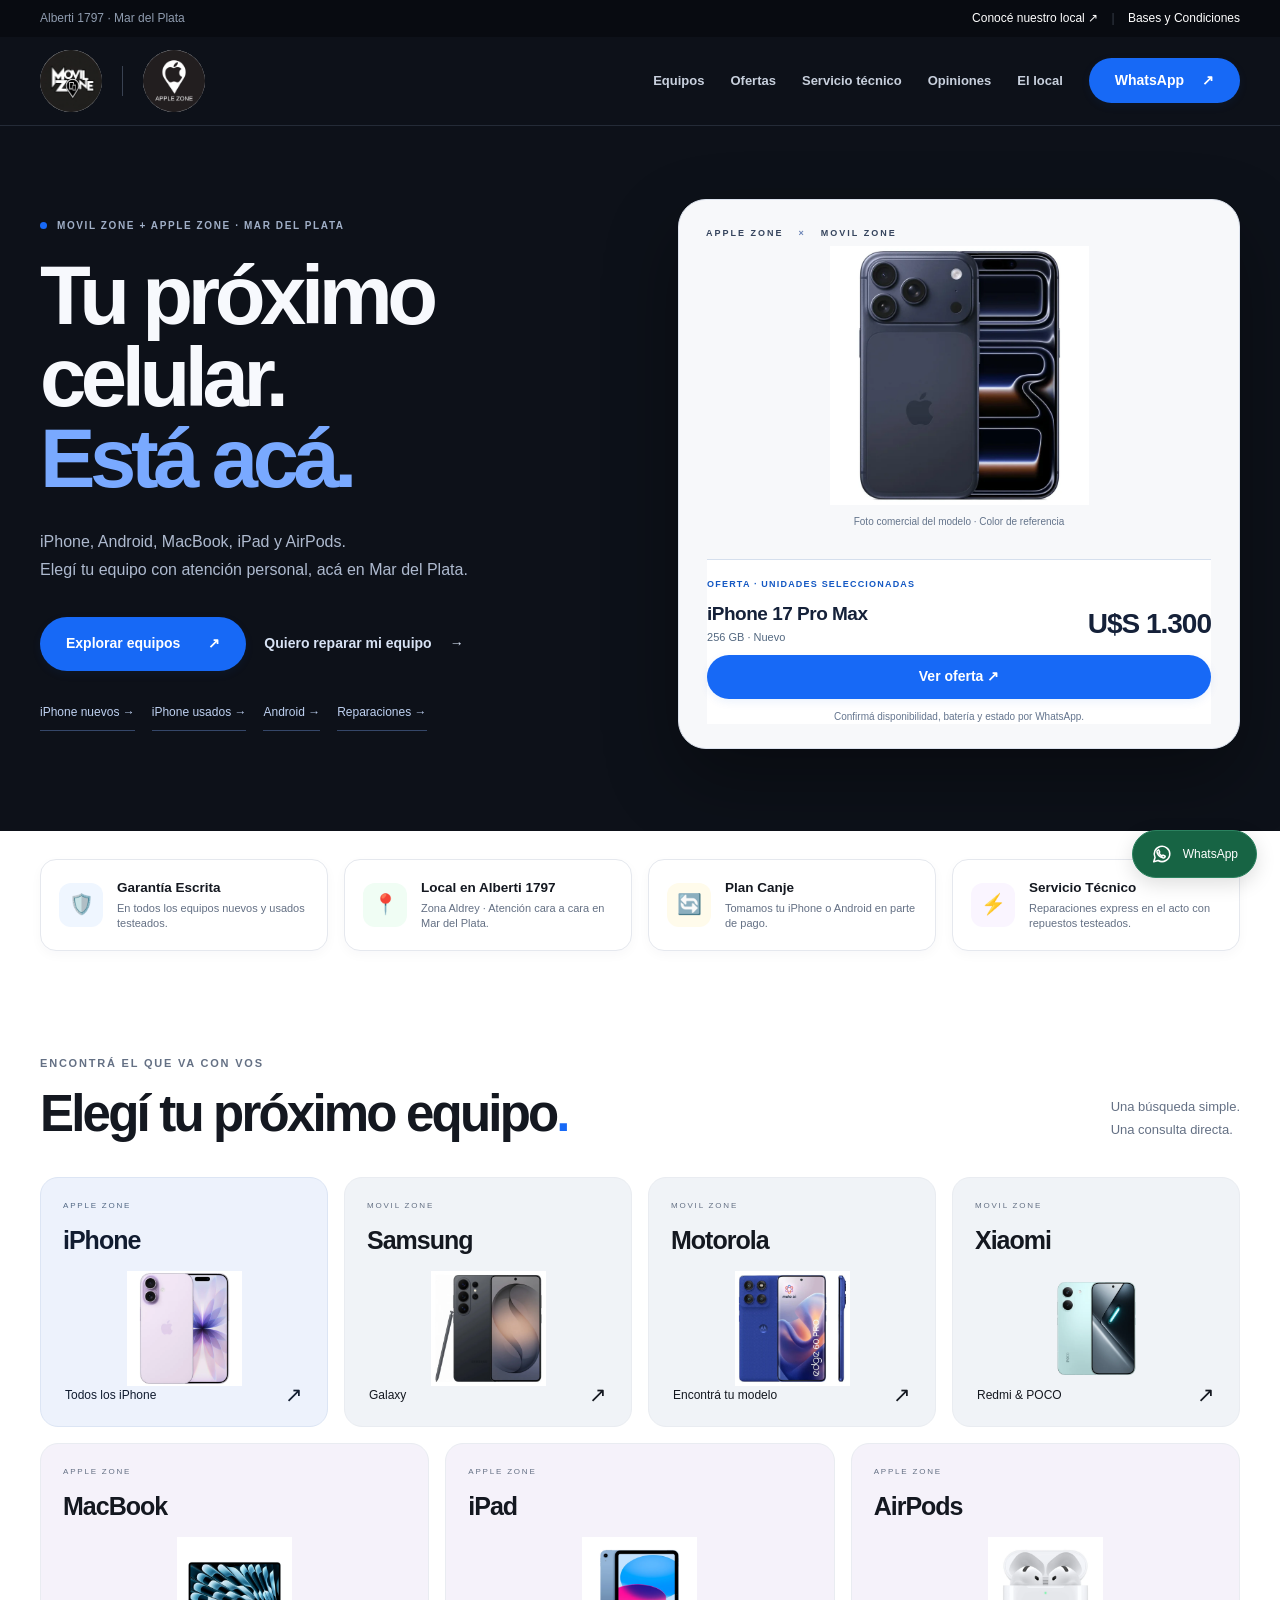
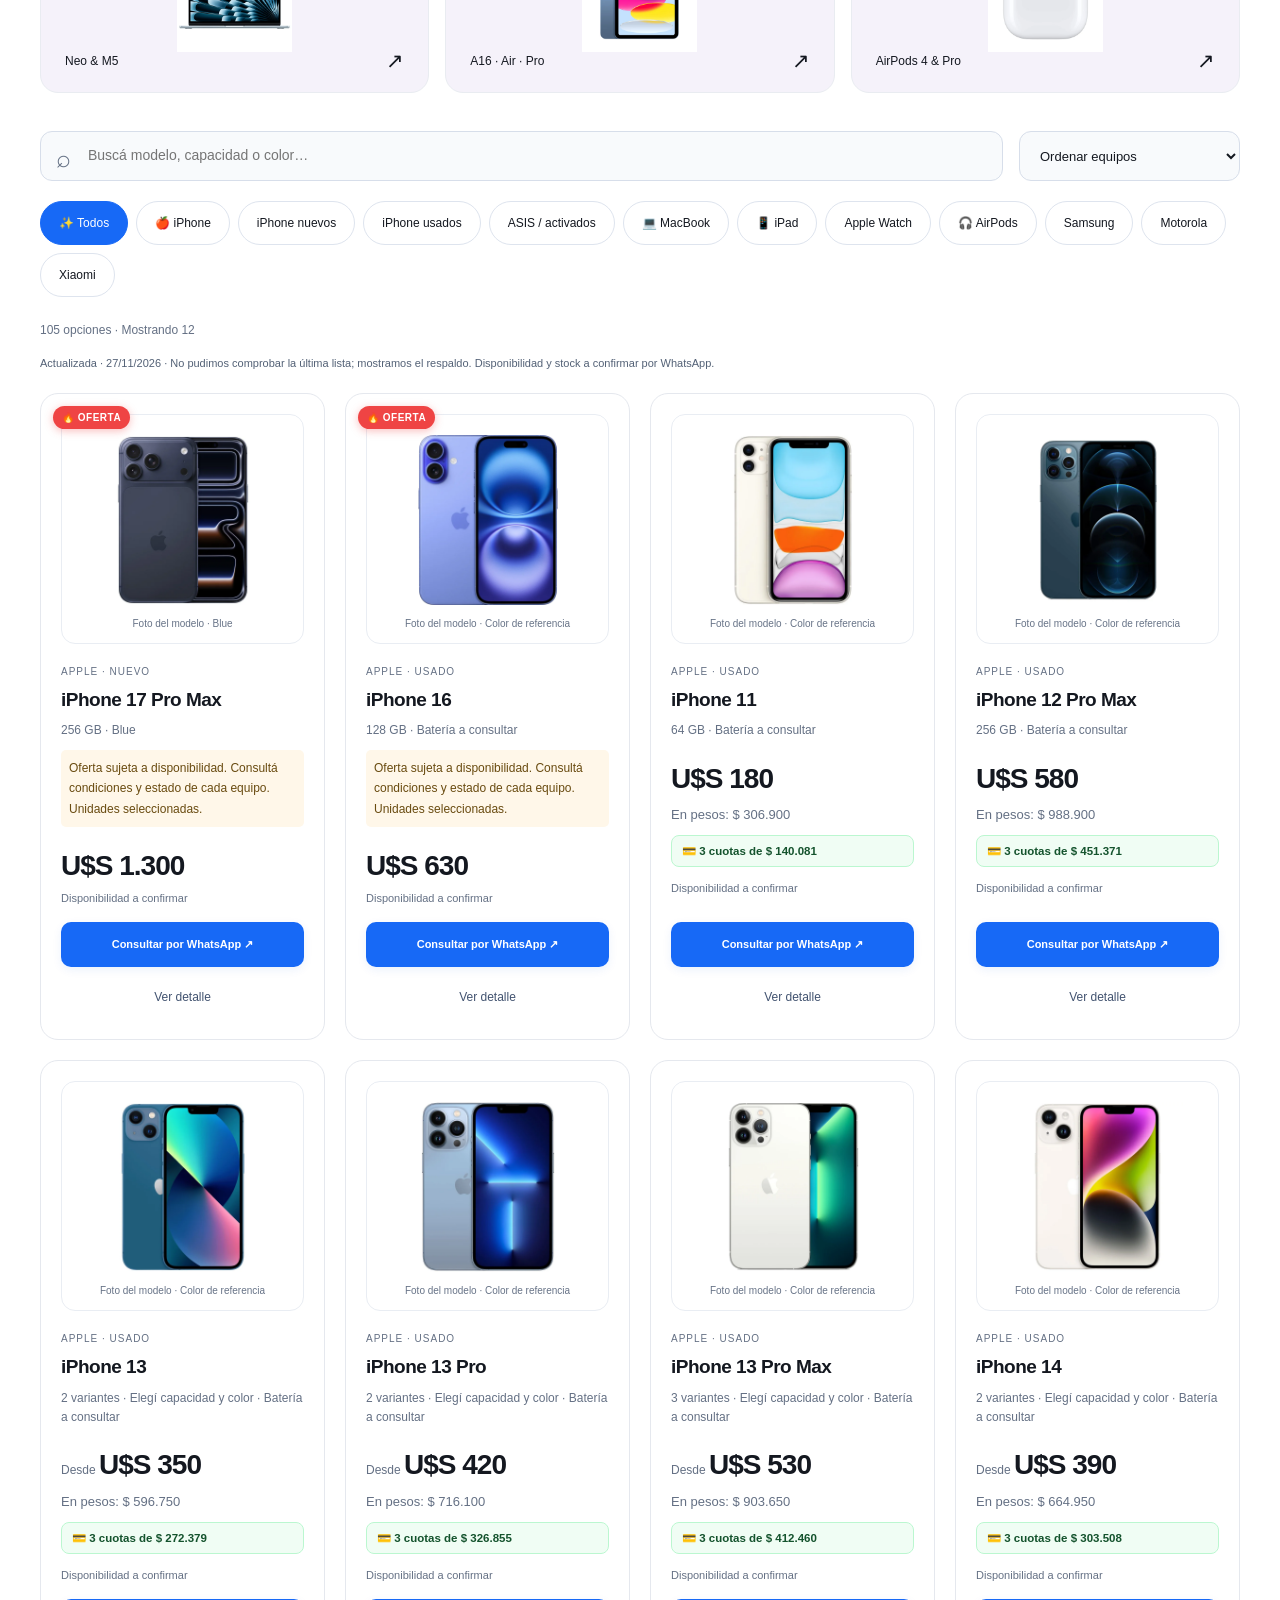
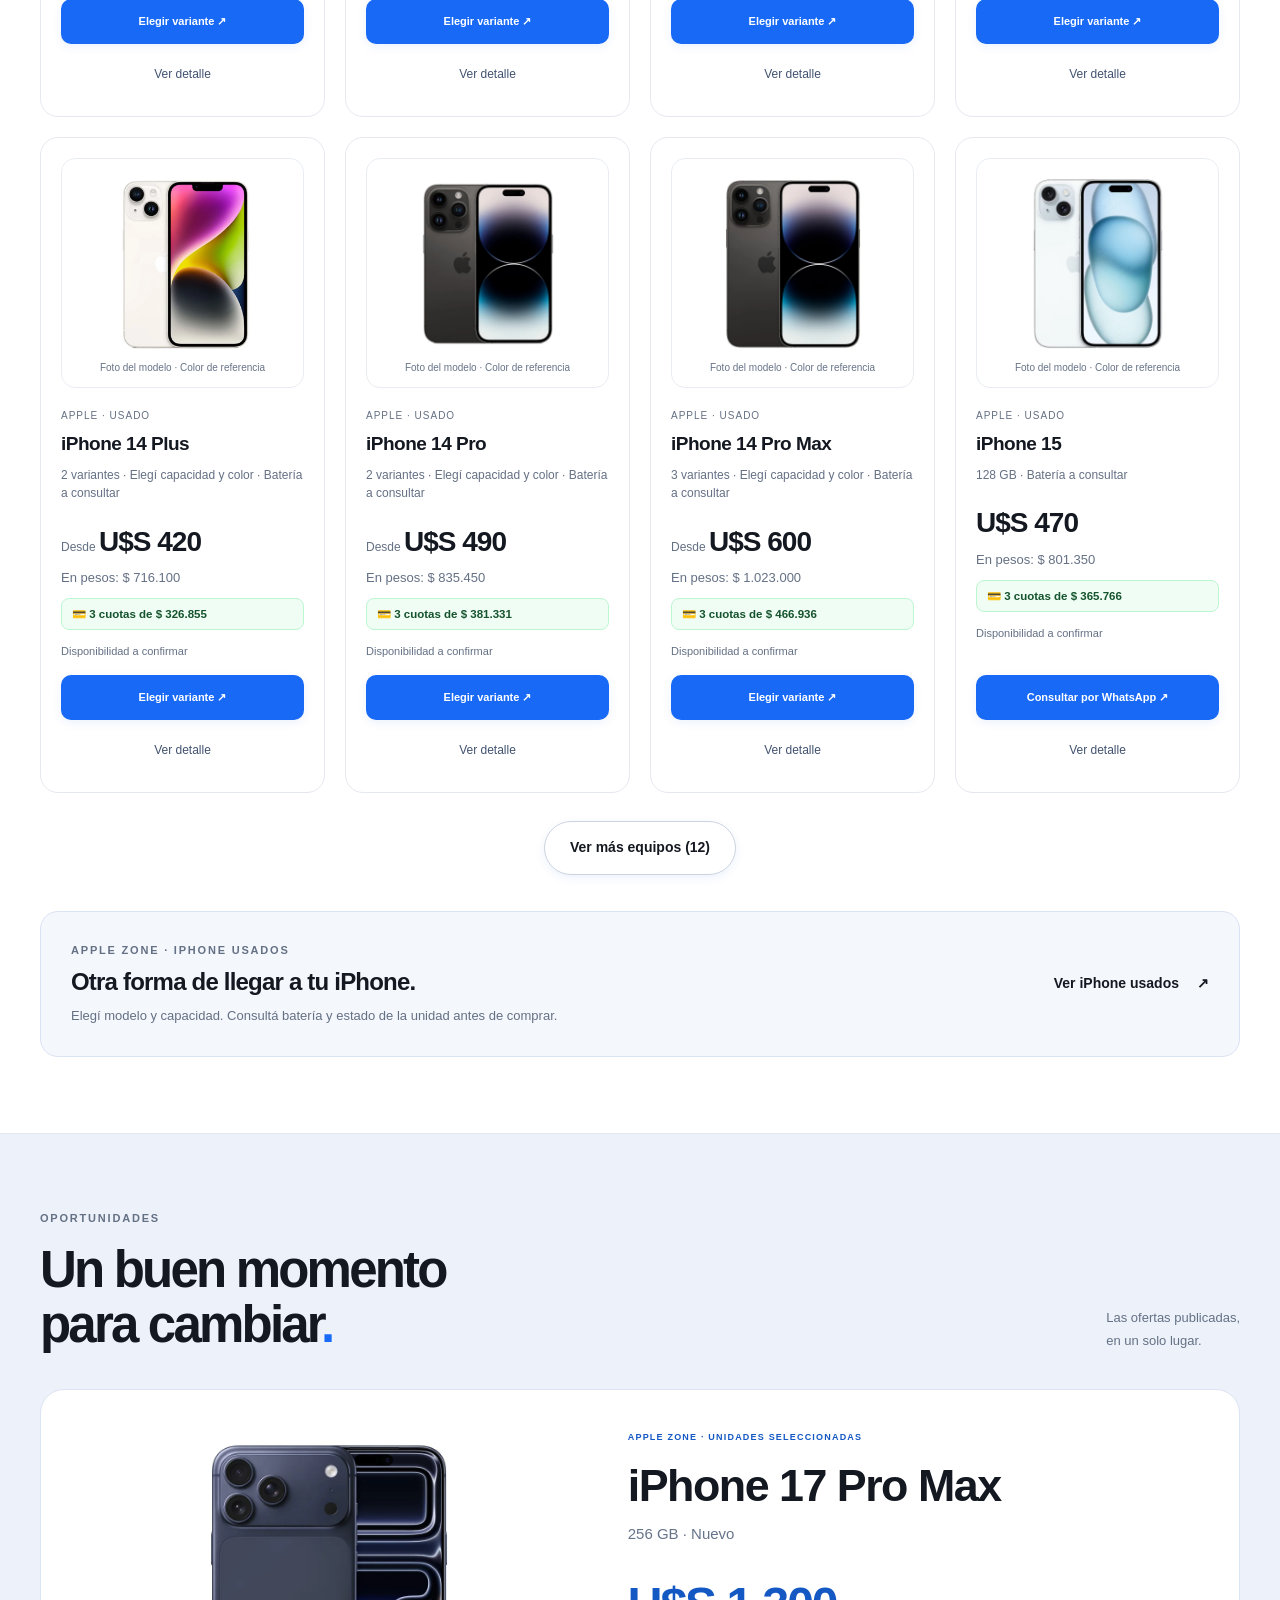
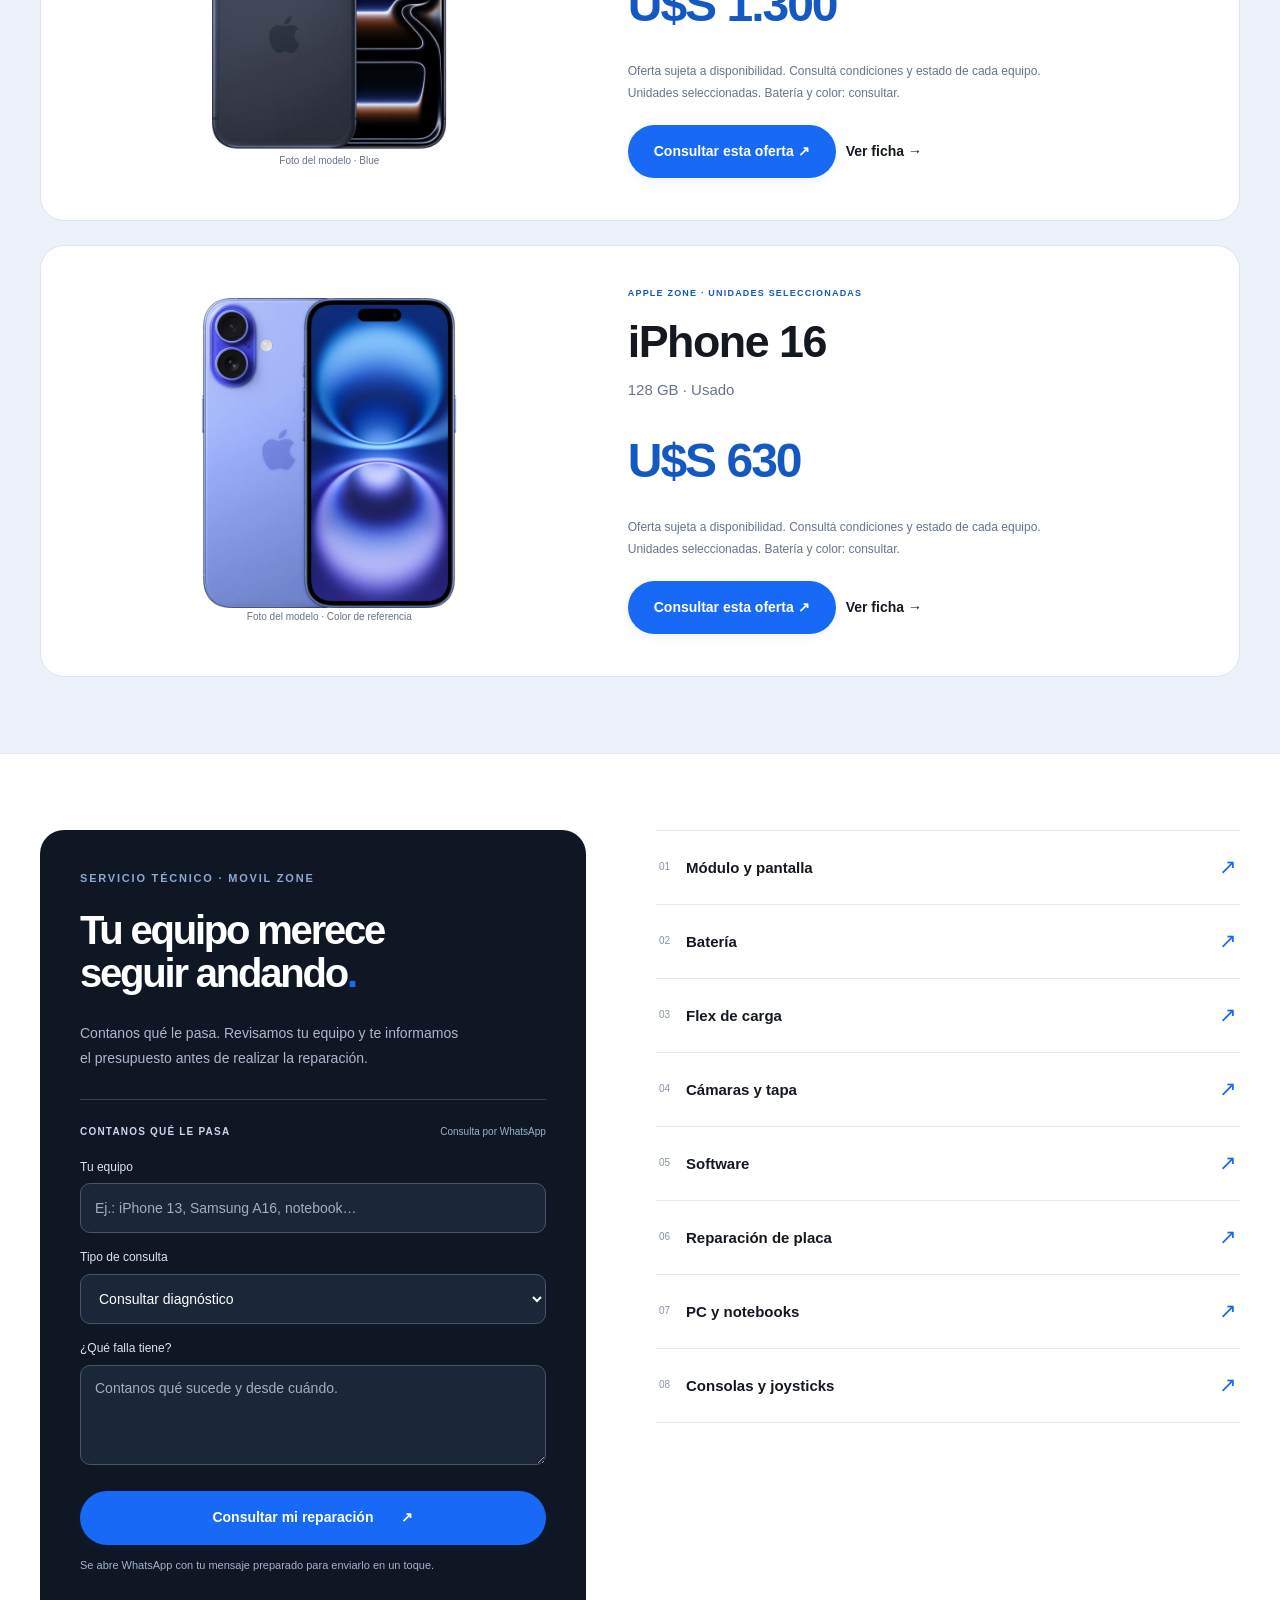
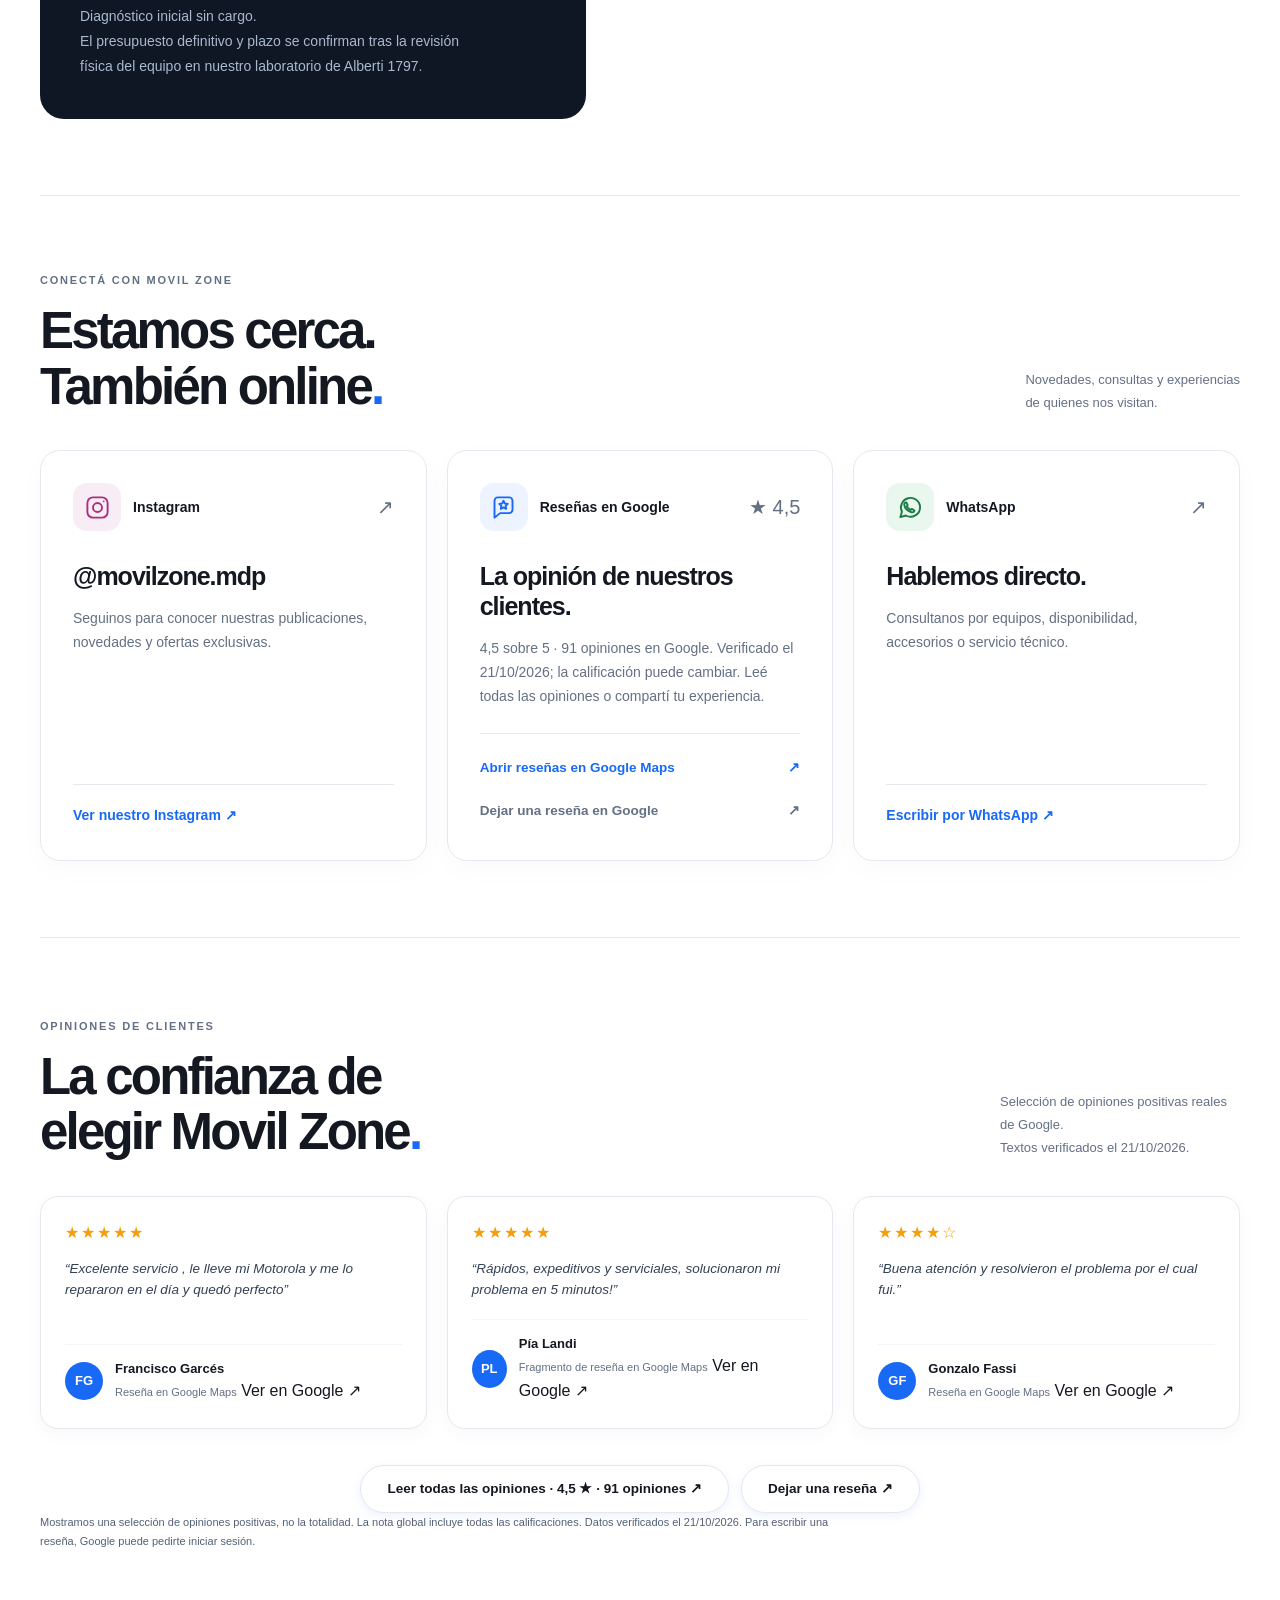
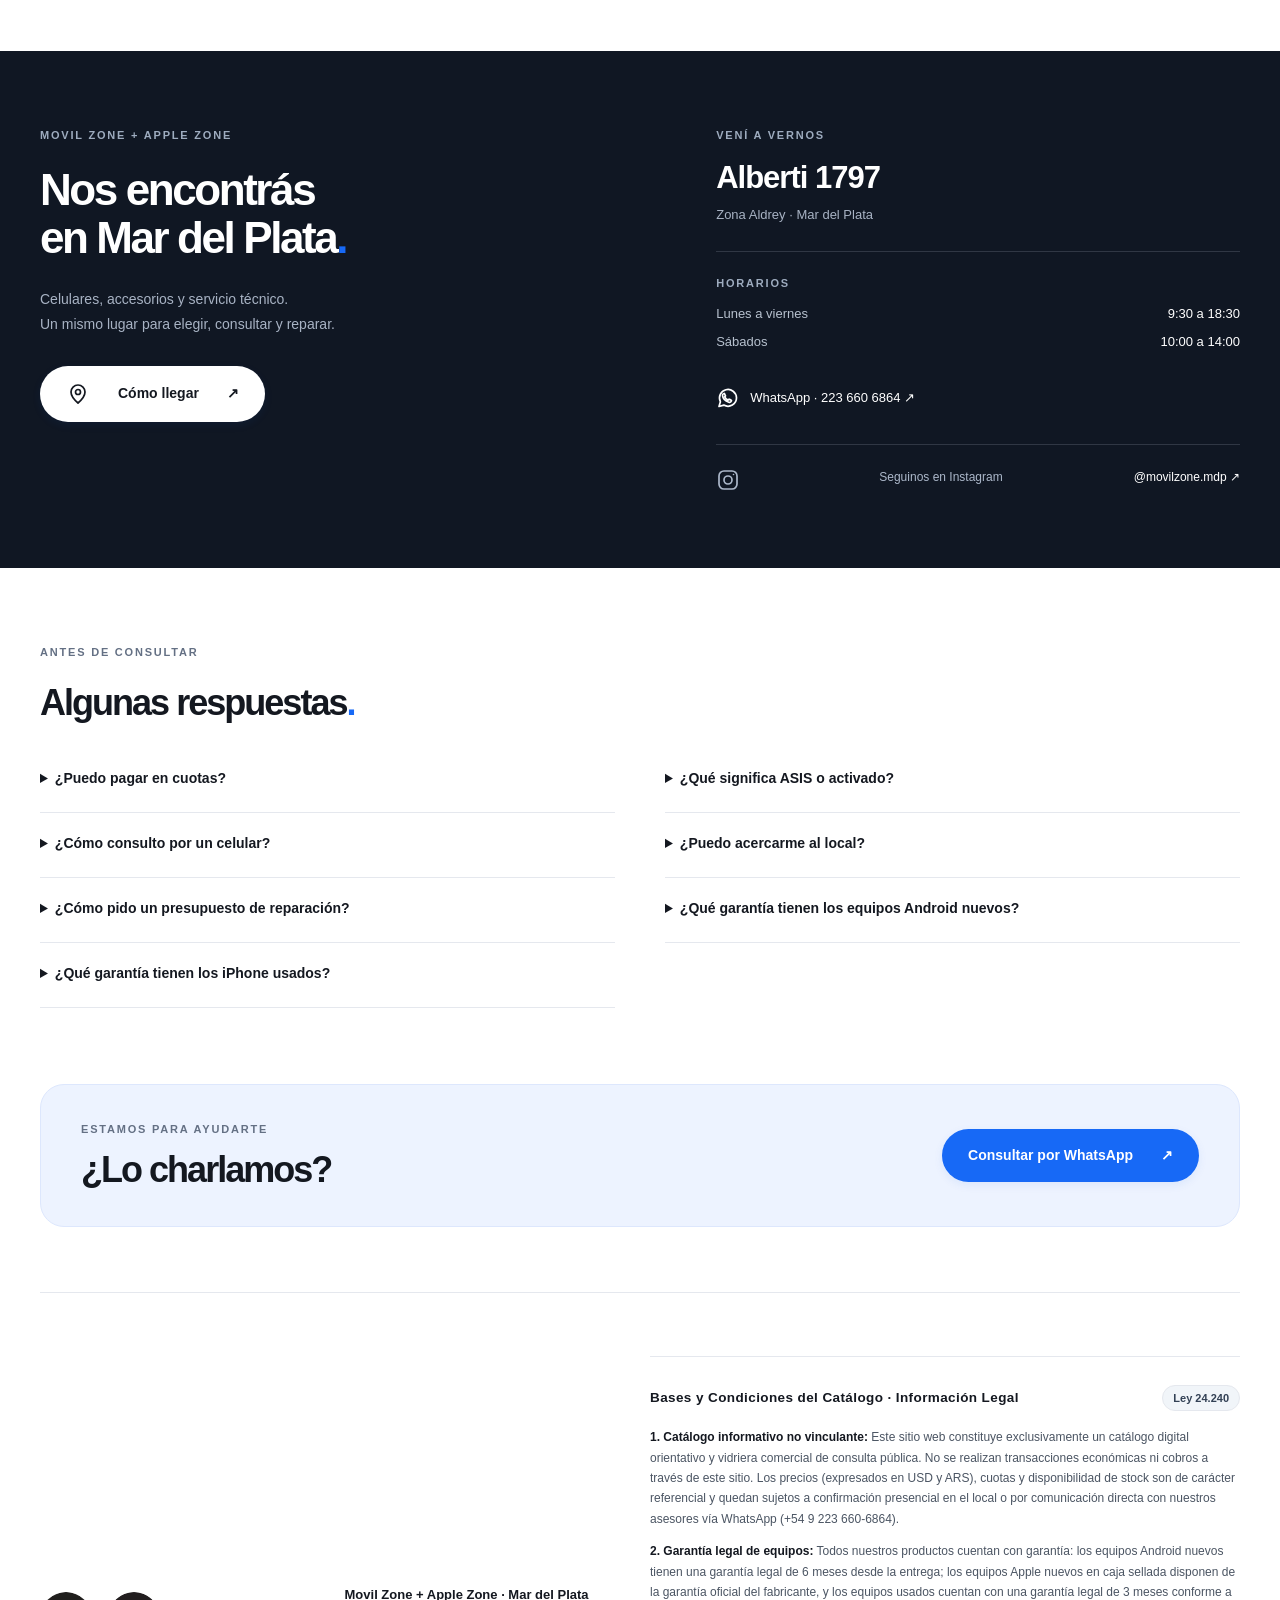
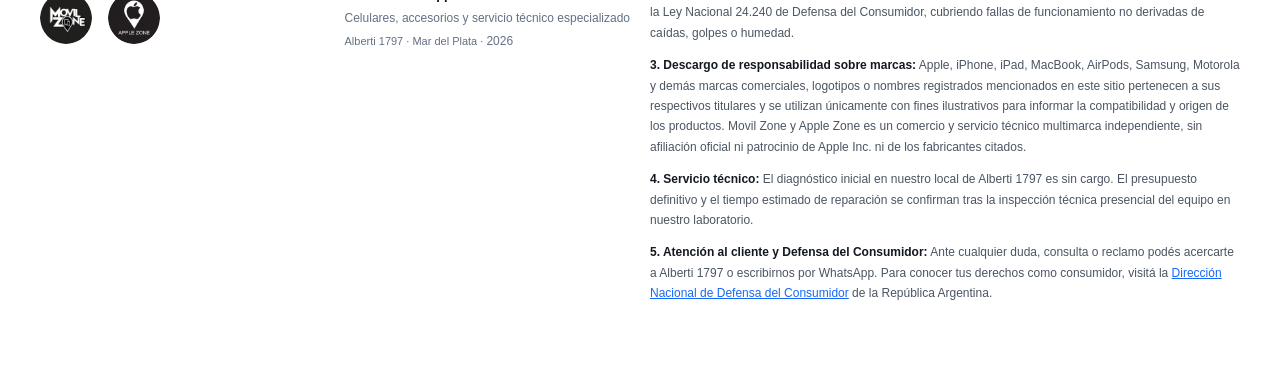
<file: index.html>
<!doctype html>
<html lang="es-AR">
<head>
  <meta charset="utf-8">
  <meta name="viewport" content="width=device-width, initial-scale=1">
  <meta name="description" content="Movil Zone y Apple Zone en Mar del Plata. Catálogo de celulares, iPhone, MacBook, iPad, AirPods y servicio técnico especializado en Alberti 1797. Consultá por WhatsApp.">
  <meta name="robots" content="index,follow">
  <meta name="theme-color" content="#0b0d12">
  <meta http-equiv="X-Content-Type-Options" content="nosniff">
  <meta name="referrer" content="strict-origin-when-cross-origin">
  <title>Movil Zone | Apple Zone — Celulares y servicio técnico en Mar del Plata</title>
  
  <meta property="og:type" content="website">
  <meta property="og:title" content="Movil Zone + Apple Zone | Celulares en Mar del Plata">
  <meta property="og:description" content="iPhone, Android y servicio técnico. Explorá equipos, consultá cuotas y escribinos por WhatsApp.">
  <meta property="og:image" content="assets/logo-movil-zone.png">
  <meta name="twitter:card" content="summary_large_image">

  <link rel="icon" href="assets/favicon.svg" type="image/svg+xml" sizes="any">
  <link rel="apple-touch-icon" href="assets/logo-movil-zone.png">
  <link rel="stylesheet" href="assets/styles.css">

  <script type="application/ld+json">
  {
    "@context": "https://schema.org",
    "@type": "Store",
    "name": "Movil Zone + Apple Zone",
    "telephone": "+5492236606864",
    "image": "assets/logo-movil-zone.png",
    "address": {
      "@type": "PostalAddress",
      "streetAddress": "Alberti 1797",
      "addressLocality": "Mar del Plata",
      "addressRegion": "Buenos Aires",
      "addressCountry": "AR"
    },
    "sameAs": [
      "https://www.instagram.com/movilzone.mdp/",
      "https://maps.app.goo.gl/Bg1u4gyNwAsQ12eR6"
    ],
    "openingHoursSpecification": [
      {
        "@type": "OpeningHoursSpecification",
        "dayOfWeek": ["Monday", "Tuesday", "Wednesday", "Thursday", "Friday"],
        "opens": "09:30",
        "closes": "18:30"
      },
      {
        "@type": "OpeningHoursSpecification",
        "dayOfWeek": "Saturday",
        "opens": "10:00",
        "closes": "14:00"
      }
    ]
  }
  </script>
</head>
<body>
  <a class="skip" href="#equipos">Ir al catálogo</a>
  <div class="topline">
    <span>Alberti 1797 · Mar del Plata</span>
    <div>
      <a href="#local">Conocé nuestro local <span aria-hidden="true">↗</span></a>
      <span style="opacity: 0.35; margin: 0 10px;">|</span>
      <a href="#legal">Bases y Condiciones</a>
    </div>
  </div>

  <header class="header">
    <div class="shell header-inner">
      <a class="wordmarks" href="#inicio" aria-label="Movil Zone y Apple Zone, inicio">
        <img class="brand-logo" src="assets/logo-movil-zone.png" alt="Movil Zone" width="72" height="72">
        <span class="brand-divider"></span>
        <img class="brand-logo" src="assets/logo-apple-zone.jpg" alt="Apple Zone" width="72" height="72">
      </a>
      <button class="menu-button" id="menu-toggle" aria-controls="main-nav" aria-expanded="false" aria-label="Abrir menú">Menú <span aria-hidden="true">☰</span></button>
      <nav id="main-nav" aria-label="Principal">
        <a href="#equipos">Equipos</a>
        <a href="#ofertas">Ofertas</a>
        <a href="#servicio-tecnico">Servicio técnico</a>
        <a href="#opiniones">Opiniones</a>
        <a href="#local">El local</a>
        <button class="button button-small" data-contact="Hola, estoy viendo la web de Movil Zone y quería hacer una consulta.">WhatsApp <span aria-hidden="true">↗</span></button>
      </nav>
    </div>
  </header>

  <main>
    <!-- HERO SECTION -->
    <div class="hero-stage">
      <section class="hero shell" id="inicio">
        <div class="hero-copy">
          <p class="eyebrow"><span></span> MOVIL ZONE + APPLE ZONE · MAR DEL PLATA</p>
          <h1>Tu próximo<br>celular.<br><em>Está acá.</em></h1>
          <p class="hero-description">iPhone, Android, MacBook, iPad y AirPods.<br>Elegí tu equipo con atención personal, acá en Mar del Plata.</p>
          <div class="hero-actions">
            <a class="button" href="#equipos">Explorar equipos <span aria-hidden="true">↗</span></a>
            <a class="text-link" href="#servicio-tecnico">Quiero reparar mi equipo <span aria-hidden="true">→</span></a>
          </div>
          <div class="hero-shortcuts">
            <a href="#equipos/apple">iPhone nuevos →</a>
            <a href="#equipos/used">iPhone usados →</a>
            <a href="#equipos/android">Android →</a>
            <a href="#servicio-tecnico">Reparaciones →</a>
          </div>
          <div class="hero-footnote">
            <span>iPhone & Android</span><b aria-hidden="true">/</b><span>Nuevos & usados</span><b aria-hidden="true">/</b><span>Servicio técnico</span>
          </div>
        </div>

        <div class="hero-art" aria-label="Equipo destacado">
          <div class="art-label">APPLE ZONE <span>×</span> MOVIL ZONE</div>
          <div class="hero-product-photo">
            <img id="hero-product-image" src="assets/products/iphone-15.webp" alt="Foto comercial del iPhone 15" width="720" height="720" fetchpriority="high">
            <span>Foto comercial del modelo · Color de referencia</span>
          </div>
          <div class="hero-offer" id="hero-offer" hidden></div>
        </div>
      </section>
    </div>

<!-- BARRA DE CONFIANZA DESTACADA -->
    <div class="shell">
      <div class="trust-grid">
        <div class="trust-card">
          <div class="trust-icon blue">🛡️</div>
          <div class="trust-text">
            <h4>Garantía Escrita</h4>
            <p>En todos los equipos nuevos y usados testeados.</p>
          </div>
        </div>
        <div class="trust-card">
          <div class="trust-icon green">📍</div>
          <div class="trust-text">
            <h4>Local en Alberti 1797</h4>
            <p>Zona Aldrey · Atención cara a cara en Mar del Plata.</p>
          </div>
        </div>
        <div class="trust-card">
          <div class="trust-icon amber">🔄</div>
          <div class="trust-text">
            <h4>Plan Canje</h4>
            <p>Tomamos tu iPhone o Android en parte de pago.</p>
          </div>
        </div>
        <div class="trust-card">
          <div class="trust-icon purple">⚡</div>
          <div class="trust-text">
            <h4>Servicio Técnico</h4>
            <p>Reparaciones express en el acto con repuestos testeados.</p>
          </div>
        </div>
      </div>
    </div>

    <!-- SECCIÓN EQUIPOS Y CATÁLOGO -->
    <section class="section shell" id="equipos">
      <div class="section-heading">
        <div>
          <p class="eyebrow">ENCONTRÁ EL QUE VA CON VOS</p>
          <h2>Elegí tu próximo equipo<span>.</span></h2>
        </div>
        <p>Una búsqueda simple.<br>Una consulta directa.</p>
      </div>

      <!-- Tarjetas de marcas directas -->
      <div class="brand-grid" aria-label="Categorías de equipos">
        <a class="brand-card brand-apple" href="#equipos/iphone">
          <span class="category-mini">APPLE ZONE</span>
          <strong>iPhone</strong>
          <span>Todos los iPhone <b aria-hidden="true">↗</b></span>
          <img class="category-photo" src="assets/products/iphone-17.webp" alt="" loading="lazy" width="160" height="160">
        </a>
        <a class="brand-card" href="#equipos/samsung">
          <span class="category-mini">MOVIL ZONE</span>
          <strong>Samsung</strong>
          <span>Galaxy <b aria-hidden="true">↗</b></span>
          <img class="category-photo" src="assets/products/samsung-galaxy-s26-ultra.webp" alt="" loading="lazy" width="160" height="160">
        </a>
        <a class="brand-card" href="#equipos/motorola">
          <span class="category-mini">MOVIL ZONE</span>
          <strong>Motorola</strong>
          <span>Encontrá tu modelo <b aria-hidden="true">↗</b></span>
          <img class="category-photo" src="assets/products/motorola-edge-60-pro.webp" alt="" loading="lazy" width="160" height="160">
        </a>
        <a class="brand-card" href="#equipos/xiaomi">
          <span class="category-mini">MOVIL ZONE</span>
          <strong>Xiaomi</strong>
          <span>Redmi & POCO <b aria-hidden="true">↗</b></span>
          <img class="category-photo" src="assets/products/poco-x8-pro.webp" alt="" loading="lazy" width="160" height="160">
        </a>
        <a class="brand-card brand-extra" href="#equipos/macbook">
          <span class="category-mini">APPLE ZONE</span>
          <strong>MacBook</strong>
          <span>Neo & M5 <b aria-hidden="true">↗</b></span>
          <img class="category-photo" src="assets/products/macbook-m5-13.webp" alt="" loading="lazy" width="160" height="160">
        </a>
        <a class="brand-card brand-extra" href="#equipos/ipad">
          <span class="category-mini">APPLE ZONE</span>
          <strong>iPad</strong>
          <span>A16 · Air · Pro <b aria-hidden="true">↗</b></span>
          <img class="category-photo" src="assets/products/ipad-a16-11.webp" alt="" loading="lazy" width="160" height="160">
        </a>
        <a class="brand-card brand-extra" href="#equipos/airpods">
          <span class="category-mini">APPLE ZONE</span>
          <strong>AirPods</strong>
          <span>AirPods 4 & Pro <b aria-hidden="true">↗</b></span>
          <img class="category-photo" src="assets/products/airpods-4.webp" alt="" loading="lazy" width="160" height="160">
        </a>
      </div>

      <!-- Barra de búsqueda y orden -->
      <div class="catalog-toolbar" id="catalogo">
        <div class="search-wrap">
          <span aria-hidden="true">⌕</span>
          <label class="sr-only" for="search">Buscar modelo, capacidad o color</label>
          <input type="search" id="search" placeholder="Buscá modelo, capacidad o color…" autocomplete="off">
        </div>
        <label class="sort-label">
          <span class="sr-only">Ordenar productos</span>
          <select id="sort">
            <option value="default">Ordenar equipos</option>
            <option value="price-asc">Menor precio por moneda</option>
            <option value="price-desc">Mayor precio por moneda</option>
            <option value="model">Modelo A–Z</option>
          </select>
        </label>
      </div>

      <!-- Filtros -->
      <div class="filters" aria-label="Filtrar catálogo">
        <button data-filter="all" aria-pressed="true">✨ Todos</button>
        <button data-filter="iphone" aria-pressed="false">🍎 iPhone</button>
        <button data-filter="apple" aria-pressed="false">iPhone nuevos</button>
        <button data-filter="used" aria-pressed="false">iPhone usados</button>
        <button data-filter="asis" aria-pressed="false">ASIS / activados</button>
        <button data-filter="macbook" aria-pressed="false">💻 MacBook</button>
        <button data-filter="ipad" aria-pressed="false">📱 iPad</button>
        <button data-filter="watch" aria-pressed="false">Apple Watch</button>
        <button data-filter="airpods" aria-pressed="false">🎧 AirPods</button>
        <button data-filter="samsung" aria-pressed="false">Samsung</button>
        <button data-filter="motorola" aria-pressed="false">Motorola</button>
        <button data-filter="xiaomi" aria-pressed="false">Xiaomi</button>
      </div>

      <!-- Barra de resultados -->
      <div class="results-bar">
        <p class="result-count" id="result-count" aria-live="polite">Cargando catálogo…</p>
        <button class="reset-catalog" id="reset-catalog" hidden>Limpiar búsqueda y filtros ×</button>
      </div>
      <p class="catalog-source" id="catalog-source"></p>

      <!-- Grilla dinámica de productos -->
      <div class="product-grid" id="product-grid"></div>

      <div class="load-more-wrap">
        <button class="button button-outline" id="load-more" hidden>Ver más equipos</button>
      </div>

      <div class="empty-state" id="empty-state" hidden>
        <span class="empty-symbol" aria-hidden="true">↗</span>
        <h3 id="empty-title">Consultanos por el modelo que buscás.</h3>
        <p id="empty-description">Escribinos por WhatsApp y te informamos stock y cotización en el momento.</p>
        <button class="button button-outline" id="empty-contact">Consultar por un equipo <span aria-hidden="true">↗</span></button>
      </div>

      <!-- Banner iPhone Usados -->
      <div class="used-banner">
        <div>
          <p class="eyebrow">APPLE ZONE · IPHONE USADOS</p>
          <h3>Otra forma de llegar a tu iPhone.</h3>
          <p>Elegí modelo y capacidad. Consultá batería y estado de la unidad antes de comprar.</p>
        </div>
        <a class="text-link" href="#equipos/used">Ver iPhone usados <span aria-hidden="true">↗</span></a>
      </div>
    </section>

    <!-- SECCIÓN OFERTAS -->
    <section class="section offers-section" id="ofertas">
      <div class="shell">
        <div class="section-heading">
          <div>
            <p class="eyebrow">OPORTUNIDADES</p>
            <h2>Un buen momento<br>para cambiar<span>.</span></h2>
          </div>
          <p>Las ofertas publicadas,<br>en un solo lugar.</p>
        </div>
        <div class="featured-offer" id="offers-grid"></div>
        <div class="offers-empty" id="offers-empty">
          <p>Próximamente, nuestras ofertas de equipos.</p>
          <button class="text-link" data-contact="Hola, estoy viendo la sección de ofertas de Movil Zone. ¿Qué ofertas de equipos tienen disponibles?">Consultar ofertas <span aria-hidden="true">↗</span></button>
        </div>
      </div>
    </section>

    <!-- SECCIÓN SERVICIO TÉCNICO -->
    <section class="section shell" id="servicio-tecnico">
      <div class="repair-layout">
        <div class="repair-intro">
          <p class="eyebrow">SERVICIO TÉCNICO · MOVIL ZONE</p>
          <h2>Tu equipo merece<br>seguir andando<span>.</span></h2>
          <p>Contanos qué le pasa. Revisamos tu equipo y te informamos el presupuesto antes de realizar la reparación.</p>

          <form class="repair-form" id="repair-form">
            <div class="repair-form-heading">
              <span>CONTANOS QUÉ LE PASA</span>
              <small>Consulta por WhatsApp</small>
            </div>
            <label for="repair-device">Tu equipo</label>
            <input id="repair-device" name="equipo" placeholder="Ej.: iPhone 13, Samsung A16, notebook…" maxlength="120" required>

            <label for="repair-service">Tipo de consulta</label>
            <select id="repair-service" name="servicio">
              <option>Consultar diagnóstico</option>
              <option>Módulo y pantalla</option>
              <option>Batería</option>
              <option>Flex de carga</option>
              <option>Cámaras y tapa</option>
              <option>Software</option>
              <option>Reparación de placa</option>
              <option>PC y notebooks</option>
              <option>Consolas y joysticks</option>
            </select>

            <label for="repair-issue">¿Qué falla tiene?</label>
            <textarea id="repair-issue" name="falla" rows="3" placeholder="Contanos qué sucede y desde cuándo." maxlength="1200" required></textarea>

            <button class="button" type="submit">Consultar mi reparación <span aria-hidden="true">↗</span></button>
            <small class="repair-privacy">Se abre WhatsApp con tu mensaje preparado para enviarlo en un toque.</small>
          </form>

          <p class="repair-note">Diagnóstico inicial sin cargo.<br>El presupuesto definitivo y plazo se confirman tras la revisión física del equipo en nuestro laboratorio de Alberti 1797.</p>
        </div>

        <div class="services" id="services"></div>
      </div>
    </section>

    <!-- SECCIÓN REDES Y COMUNIDAD -->
    <section class="section shell community-section" id="redes" aria-labelledby="community-title">
      <div class="section-heading">
        <div>
          <p class="eyebrow">CONECTÁ CON MOVIL ZONE</p>
          <h2 id="community-title">Estamos cerca.<br>También online<span>.</span></h2>
        </div>
        <p>Novedades, consultas y experiencias<br>de quienes nos visitan.</p>
      </div>

      <div class="community-grid">
        <a class="community-card" href="https://www.instagram.com/movilzone.mdp/" target="_blank" rel="noopener noreferrer">
          <div class="channel-heading">
            <span class="channel-badge channel-instagram">
              <svg class="channel-icon" viewBox="0 0 24 24" fill="none" stroke="currentColor" stroke-width="1.7" stroke-linecap="round" stroke-linejoin="round" aria-hidden="true"><rect x="3" y="3" width="18" height="18" rx="5"/><circle cx="12" cy="12" r="4"/><circle cx="17.5" cy="6.5" r=".8" fill="currentColor" stroke="none"/></svg>
            </span>
            <span class="community-label">Instagram</span>
            <span class="channel-arrow" aria-hidden="true">↗</span>
          </div>
          <h3>@movilzone.mdp</h3>
          <p>Seguinos para conocer nuestras publicaciones, novedades y ofertas exclusivas.</p>
          <span class="community-action">Ver nuestro Instagram ↗</span>
        </a>

        <div class="community-card community-card-reviews">
          <div class="channel-heading">
            <span class="channel-badge channel-review">
              <svg class="channel-icon" viewBox="0 0 24 24" fill="none" stroke="currentColor" stroke-width="1.7" stroke-linecap="round" stroke-linejoin="round" aria-hidden="true"><path d="M20 14a3 3 0 0 1-3 3H9l-5 4V6a3 3 0 0 1 3-3h10a3 3 0 0 1 3 3Z"/><path d="m12 6 1.2 2.4 2.6.4-1.9 1.8.5 2.6-2.4-1.3-2.4 1.3.5-2.6-1.9-1.8 2.6-.4Z"/></svg>
            </span>
            <span class="community-label">Reseñas en Google</span>
            <span class="channel-arrow" aria-hidden="true">★ 4,5</span>
          </div>
          <h3>La opinión de nuestros clientes.</h3>
          <p>4,5 sobre 5 · 91 opiniones en Google. Verificado el 21/10/2026; la calificación puede cambiar. Leé todas las opiniones o compartí tu experiencia.</p>
          <div class="community-actions-split">
            <a class="community-action-maps" href="https://www.google.com/maps/place/Movil+Zone/@-38.0107477,-57.5445662,17z/data=!4m8!3m7!1s0x9584dc2242e4fd87:0x6d40b6208483a104!8m2!3d-38.0107477!4d-57.5445662!9m1!1b1!16s%2Fg%2F11c31swn1t" target="_blank" rel="noopener noreferrer">
              <span>Abrir reseñas en Google Maps</span>
              <span aria-hidden="true">↗</span>
            </a>
            <a class="community-action-internal" href="https://search.google.com/local/writereview?placeid=ChIJh_3kQiLchJURBKGDhCC2QG0" target="_blank" rel="noopener noreferrer">
              <span>Dejar una reseña en Google</span>
              <span aria-hidden="true">↗</span>
            </a>
          </div>
        </div>

        <a class="community-card" href="https://wa.me/5492236606864" target="_blank" rel="noopener noreferrer">
          <div class="channel-heading">
            <span class="channel-badge channel-whatsapp">
              <svg class="channel-icon" viewBox="0 0 24 24" fill="none" stroke="currentColor" stroke-width="1.7" stroke-linecap="round" stroke-linejoin="round" aria-hidden="true"><path d="M20.5 11.7a8.5 8.5 0 0 1-12.7 7.4L3 20.5l1.4-4.7a8.5 8.5 0 1 1 16.1-4.1Z"/><path d="M8 7.5c.6-.3 1 1.8 1.5 2.4l-.8 1c.8 1.5 1.8 2.5 3.4 3.2l1-.9c.6.4 2.7 1 2.4 1.6-.4 1.3-1.3 1.8-2.7 1.4-3.3-1-5.9-3.6-6.3-6.5-.2-1 .4-1.8 1.5-2.2Z"/></svg>
            </span>
            <span class="community-label">WhatsApp</span>
            <span class="channel-arrow" aria-hidden="true">↗</span>
          </div>
          <h3>Hablemos directo.</h3>
          <p>Consultanos por equipos, disponibilidad, accesorios o servicio técnico.</p>
          <span class="community-action">Escribir por WhatsApp ↗</span>
        </a>
      </div>
    </section>

    <!-- TESTIMONIOS Y OPINIONES -->
    <section class="section shell reviews-section" id="opiniones">
      <div class="section-heading">
        <div>
          <p class="eyebrow">OPINIONES DE CLIENTES</p>
          <h2>La confianza de<br>elegir Movil Zone<span>.</span></h2>
        </div>
        <p>Selección de opiniones positivas reales de Google.<br>Textos verificados el 21/10/2026.</p>
      </div>

      <div class="reviews-grid">
        <article class="review-card">
          <div>
            <div class="stars" role="img" aria-label="5 de 5 estrellas">★★★★★</div>
            <p class="review-quote">“Excelente servicio , le lleve mi Motorola y me lo repararon en el día y quedó perfecto”</p>
          </div>
          <div class="reviewer">
            <div class="reviewer-avatar" aria-hidden="true">FG</div>
            <div class="reviewer-info">
              <h5>Francisco Garcés</h5>
              <span>Reseña en Google Maps</span>
              <a href="https://www.google.com/maps/place/Movil+Zone/@-38.0107477,-57.5445662,17z/data=!4m8!3m7!1s0x9584dc2242e4fd87:0x6d40b6208483a104!8m2!3d-38.0107477!4d-57.5445662!9m1!1b1!16s%2Fg%2F11c31swn1t" target="_blank" rel="noopener noreferrer" aria-label="Ver fuente de la reseña de Francisco Garcés">Ver en Google ↗</a>
            </div>
          </div>
        </article>
        <article class="review-card">
          <div>
            <div class="stars" role="img" aria-label="5 de 5 estrellas">★★★★★</div>
            <p class="review-quote">“Rápidos, expeditivos y serviciales, solucionaron mi problema en 5 minutos!”</p>
          </div>
          <div class="reviewer">
            <div class="reviewer-avatar" aria-hidden="true">PL</div>
            <div class="reviewer-info">
              <h5>Pía Landi</h5>
              <span>Fragmento de reseña en Google Maps</span>
              <a href="https://www.google.com/maps/contrib/114202325986956584314/place/ChIJh_3kQiLchJURBKGDhCC2QG0/" target="_blank" rel="noopener noreferrer" aria-label="Ver fuente de la reseña de Pía Landi">Ver en Google ↗</a>
            </div>
          </div>
        </article>
        <article class="review-card">
          <div>
            <div class="stars" role="img" aria-label="4 de 5 estrellas">★★★★☆</div>
            <p class="review-quote">“Buena atención y resolvieron el problema por el cual fui.”</p>
          </div>
          <div class="reviewer">
            <div class="reviewer-avatar" aria-hidden="true">GF</div>
            <div class="reviewer-info">
              <h5>Gonzalo Fassi</h5>
              <span>Reseña en Google Maps</span>
              <a href="https://www.google.com/maps/contrib/114616814346587490756?hl=es-419" target="_blank" rel="noopener noreferrer" aria-label="Ver fuente de la reseña de Gonzalo Fassi">Ver en Google ↗</a>
            </div>
          </div>
        </article>
      </div>
      <div class="reviews-cta-wrap">
        <a class="button" href="https://www.google.com/maps/place/Movil+Zone/@-38.0107477,-57.5445662,17z/data=!4m8!3m7!1s0x9584dc2242e4fd87:0x6d40b6208483a104!8m2!3d-38.0107477!4d-57.5445662!9m1!1b1!16s%2Fg%2F11c31swn1t" target="_blank" rel="noopener noreferrer">Leer todas las opiniones · 4,5 ★ · 91 opiniones ↗</a>
        <a class="button button-outline" href="https://search.google.com/local/writereview?placeid=ChIJh_3kQiLchJURBKGDhCC2QG0" target="_blank" rel="noopener noreferrer">Dejar una reseña ↗</a>
      </div>
      <p class="catalog-source">Mostramos una selección de opiniones positivas, no la totalidad. La nota global incluye todas las calificaciones. Datos verificados el 21/10/2026. Para escribir una reseña, Google puede pedirte iniciar sesión.</p>
    </section>

    <!-- SECCIÓN EL LOCAL -->
    <section class="local-section" id="local">
      <div class="shell local-layout">
        <div>
          <p class="eyebrow">MOVIL ZONE + APPLE ZONE</p>
          <h2>Nos encontrás<br>en Mar del Plata<span>.</span></h2>
          <p>Celulares, accesorios y servicio técnico.<br>Un mismo lugar para elegir, consultar y reparar.</p>
          <a class="button button-light" href="https://maps.app.goo.gl/Bg1u4gyNwAsQ12eR6" target="_blank" rel="noopener noreferrer">
            <svg class="channel-icon" viewBox="0 0 24 24" fill="none" stroke="currentColor" stroke-width="1.7" stroke-linecap="round" stroke-linejoin="round" aria-hidden="true"><path d="M19 10c0 5-7 11-7 11S5 15 5 10a7 7 0 1 1 14 0Z"/><circle cx="12" cy="10" r="2.5"/></svg>Cómo llegar <span aria-hidden="true">↗</span>
          </a>
        </div>

        <div class="local-details">
          <div class="address">
            <span class="eyebrow">VENÍ A VERNOS</span>
            <strong>Alberti 1797</strong>
            <span>Zona Aldrey · Mar del Plata</span>
          </div>
          <div class="hours">
            <span class="eyebrow">HORARIOS</span>
            <p><span>Lunes a viernes</span><b>9:30 a 18:30</b></p>
            <p><span>Sábados</span><b>10:00 a 14:00</b></p>
          </div>
          <button class="local-phone" data-contact="Hola, quería hacer una consulta en Movil Zone / Apple Zone.">
            <svg class="channel-icon" viewBox="0 0 24 24" fill="none" stroke="currentColor" stroke-width="1.7" stroke-linecap="round" stroke-linejoin="round" aria-hidden="true"><path d="M20.5 11.7a8.5 8.5 0 0 1-12.7 7.4L3 20.5l1.4-4.7a8.5 8.5 0 1 1 16.1-4.1Z"/><path d="M8 7.5c.6-.3 1 1.8 1.5 2.4l-.8 1c.8 1.5 1.8 2.5 3.4 3.2l1-.9c.6.4 2.7 1 2.4 1.6-.4 1.3-1.3 1.8-2.7 1.4-3.3-1-5.9-3.6-6.3-6.5-.2-1 .4-1.8 1.5-2.2Z"/></svg>WhatsApp · 223 660 6864 ↗
          </button>
          <a class="social-link" href="https://www.instagram.com/movilzone.mdp/" target="_blank" rel="noopener noreferrer">
            <svg class="channel-icon" viewBox="0 0 24 24" fill="none" stroke="currentColor" stroke-width="1.7" stroke-linecap="round" stroke-linejoin="round" aria-hidden="true"><rect x="3" y="3" width="18" height="18" rx="5"/><circle cx="12" cy="12" r="4"/><circle cx="17.5" cy="6.5" r=".8" fill="currentColor" stroke="none"/></svg>Seguinos en Instagram <strong>@movilzone.mdp ↗</strong>
          </a>
        </div>
      </div>
    </section>

    <!-- PREGUNTAS FRECUENTES -->
    <section class="section shell faq-section">
      <p class="eyebrow">ANTES DE CONSULTAR</p>
      <h2>Algunas respuestas<span>.</span></h2>
      <div class="faq-grid">
        <details>
          <summary>¿Puedo pagar en cuotas?</summary>
          <p>Las fichas que tienen financiación muestran el importe de 3 y 6 cuotas con tarjeta de crédito. Consultanos por las promociones bancarias y medios de pago vigentes para el equipo que elegiste.</p>
        </details>
        <details>
          <summary>¿Qué significa ASIS o activado?</summary>
          <p>Es una condición de equipo que no viene sellado de fábrica pero está en excelente estado. Revisá las observaciones de cada ficha y consultanos por accesorios y garantía antes de comprar.</p>
        </details>
        <details>
          <summary>¿Cómo consulto por un celular?</summary>
          <p>Elegí cualquier equipo del catálogo y tocá “Consultar por WhatsApp”. El mensaje se arma solo identificando el modelo, color y capacidad para que te confirmemos disponibilidad y precio al instante.</p>
        </details>
        <details>
          <summary>¿Puedo acercarme al local?</summary>
          <p>¡Sí, claro! Estamos en Alberti 1797 (Zona Aldrey), Mar del Plata. Podés venir de lunes a viernes de 9:30 a 18:30 y sábados de 10:00 a 14:00.</p>
        </details>
        <details>
          <summary>¿Cómo pido un presupuesto de reparación?</summary>
          <p>Completá el formulario en la sección de servicio técnico con tu modelo y falla. El presupuesto y diagnóstico son sin cargo; el valor final y el tiempo dependen de los repuestos requeridos.</p>
        </details>
        <details>
          <summary>¿Qué garantía tienen los equipos Android nuevos?</summary>
          <p>Los equipos Android nuevos tienen una garantía legal de 6 meses desde la entrega, que cubre defectos y fallas de funcionamiento conforme a la Ley 24.240.</p>
        </details>
        <details>
          <summary>¿Qué garantía tienen los iPhone usados?</summary>
          <p>Todos nuestros iPhone usados se entregan probados y garantizados, informando porcentaje de batería, estado estético y funcionamiento general.</p>
        </details>
      </div>
    </section>

    <!-- CONTACT STRIP -->
    <section class="contact-strip shell" id="contacto">
      <div>
        <p class="eyebrow">ESTAMOS PARA AYUDARTE</p>
        <h2>¿Lo charlamos?</h2>
      </div>
      <button class="button" data-contact="Hola, estoy viendo la web de Movil Zone / Apple Zone. Quería hacer una consulta.">Consultar por WhatsApp <span aria-hidden="true">↗</span></button>
    </section>
  </main>

  <!-- FOOTER -->
  <footer class="shell footer" id="legal">
    <div class="footer-top">
      <div class="footer-brands">
        <img class="footer-logo" src="assets/logo-movil-zone.png" alt="Movil Zone" width="52" height="52">
        <img class="footer-logo" src="assets/logo-apple-zone.jpg" alt="Apple Zone" width="52" height="52">
      </div>
      <div class="footer-text">
        <strong>Movil Zone + Apple Zone · Mar del Plata</strong>
        <span>Celulares, accesorios y servicio técnico especializado</span>
        <small>Alberti 1797 · Mar del Plata · <span id="year"></span></small>
      </div>
    </div>

    <!-- INFORMACIÓN LEGAL Y BASES Y CONDICIONES -->
    <div class="legal-notice">
      <div class="legal-notice-header">
        <h4>Bases y Condiciones del Catálogo · Información Legal</h4>
        <span class="legal-tag">Ley 24.240</span>
      </div>
      <p><strong>1. Catálogo informativo no vinculante:</strong> Este sitio web constituye exclusivamente un catálogo digital orientativo y vidriera comercial de consulta pública. No se realizan transacciones económicas ni cobros a través de este sitio. Los precios (expresados en USD y ARS), cuotas y disponibilidad de stock son de carácter referencial y quedan sujetos a confirmación presencial en el local o por comunicación directa con nuestros asesores vía WhatsApp (+54 9 223 660-6864).</p>
      <p><strong>2. Garantía legal de equipos:</strong> Todos nuestros productos cuentan con garantía: los equipos Android nuevos tienen una garantía legal de 6 meses desde la entrega; los equipos Apple nuevos en caja sellada disponen de la garantía oficial del fabricante, y los equipos usados cuentan con una garantía legal de 3 meses conforme a la Ley Nacional 24.240 de Defensa del Consumidor, cubriendo fallas de funcionamiento no derivadas de caídas, golpes o humedad.</p>
      <p><strong>3. Descargo de responsabilidad sobre marcas:</strong> Apple, iPhone, iPad, MacBook, AirPods, Samsung, Motorola y demás marcas comerciales, logotipos o nombres registrados mencionados en este sitio pertenecen a sus respectivos titulares y se utilizan únicamente con fines ilustrativos para informar la compatibilidad y origen de los productos. Movil Zone y Apple Zone es un comercio y servicio técnico multimarca independiente, sin afiliación oficial ni patrocinio de Apple Inc. ni de los fabricantes citados.</p>
      <p><strong>4. Servicio técnico:</strong> El diagnóstico inicial en nuestro local de Alberti 1797 es sin cargo. El presupuesto definitivo y el tiempo estimado de reparación se confirman tras la inspección técnica presencial del equipo en nuestro laboratorio.</p>
      <p><strong>5. Atención al cliente y Defensa del Consumidor:</strong> Ante cualquier duda, consulta o reclamo podés acercarte a Alberti 1797 o escribirnos por WhatsApp. Para conocer tus derechos como consumidor, visitá la <a href="https://www.argentina.gob.ar/produccion/defensadelconsumidor" target="_blank" rel="noopener noreferrer">Dirección Nacional de Defensa del Consumidor</a> de la República Argentina.</p>
    </div>
  </footer>

  <!-- BOTÓN FLOTANTE WHATSAPP -->
  <button class="floating-contact" aria-label="Consultar por WhatsApp" data-contact="Hola, estoy viendo la web de Movil Zone. Quería hacer una consulta.">
    <svg class="channel-icon" viewBox="0 0 24 24" fill="none" stroke="currentColor" stroke-width="1.7" stroke-linecap="round" stroke-linejoin="round" aria-hidden="true"><path d="M20.5 11.7a8.5 8.5 0 0 1-12.7 7.4L3 20.5l1.4-4.7a8.5 8.5 0 1 1 16.1-4.1Z"/><path d="M8 7.5c.6-.3 1 1.8 1.5 2.4l-.8 1c.8 1.5 1.8 2.5 3.4 3.2l1-.9c.6.4 2.7 1 2.4 1.6-.4 1.3-1.3 1.8-2.7 1.4-3.3-1-5.9-3.6-6.3-6.5-.2-1 .4-1.8 1.5-2.2Z"/></svg>
    <span>WhatsApp</span>
  </button>

  <!-- DOCK MÓVIL INFERIOR -->
  <div class="mobile-dock" aria-label="Accesos rápidos">
    <a href="#equipos"><span aria-hidden="true">▦</span> Equipos</a>
    <a href="#servicio-tecnico"><span aria-hidden="true">＋</span> Reparaciones</a>
    <button data-contact="Hola, estoy viendo la web de Movil Zone / Apple Zone. Quería hacer una consulta.">
      <svg class="channel-icon" viewBox="0 0 24 24" fill="none" stroke="currentColor" stroke-width="1.7" stroke-linecap="round" stroke-linejoin="round" aria-hidden="true"><path d="M20.5 11.7a8.5 8.5 0 0 1-12.7 7.4L3 20.5l1.4-4.7a8.5 8.5 0 1 1 16.1-4.1Z"/><path d="M8 7.5c.6-.3 1 1.8 1.5 2.4l-.8 1c.8 1.5 1.8 2.5 3.4 3.2l1-.9c.6.4 2.7 1 2.4 1.6-.4 1.3-1.3 1.8-2.7 1.4-3.3-1-5.9-3.6-6.3-6.5-.2-1 .4-1.8 1.5-2.2Z"/></svg> WhatsApp
    </button>
  </div>

  <!-- DIÁLOGOS MODALES -->
  <dialog id="product-dialog" aria-labelledby="product-title">
    <button class="dialog-close" aria-label="Cerrar ficha" data-close="product-dialog">×</button>
    <div id="product-detail"></div>
  </dialog>

  <dialog id="contact-dialog" aria-labelledby="contact-title">
    <button class="dialog-close" aria-label="Cerrar consulta" data-close="contact-dialog">×</button>
    <p class="eyebrow">TU CONSULTA</p>
    <h2 id="contact-title">Hablemos.</h2>
    <p>Podés comunicarte directamente con nosotros por WhatsApp o Instagram.</p>
    <label for="contact-message">Mensaje preparado para tu consulta</label>
    <textarea id="contact-message" rows="4" readonly></textarea>
    <div class="dialog-actions">
      <button class="button" id="copy-message">Copiar mensaje</button>
      <a class="button button-outline" href="https://www.instagram.com/movilzone.mdp/" target="_blank" rel="noopener noreferrer">Abrir Instagram ↗</a>
    </div>
    <p class="copy-feedback" id="copy-feedback" aria-live="polite"></p>
  </dialog>

  <noscript>
    <p class="shell">Activá JavaScript para explorar el catálogo. También podés encontrarnos en Alberti 1797, Mar del Plata.</p>
  </noscript>

  <!-- SCRIPTS -->
  <script src="data/catalog-fallback.js"></script>
  <script src="assets/app.js?v=20261021-sync" defer></script>
</body>
</html>
</file>
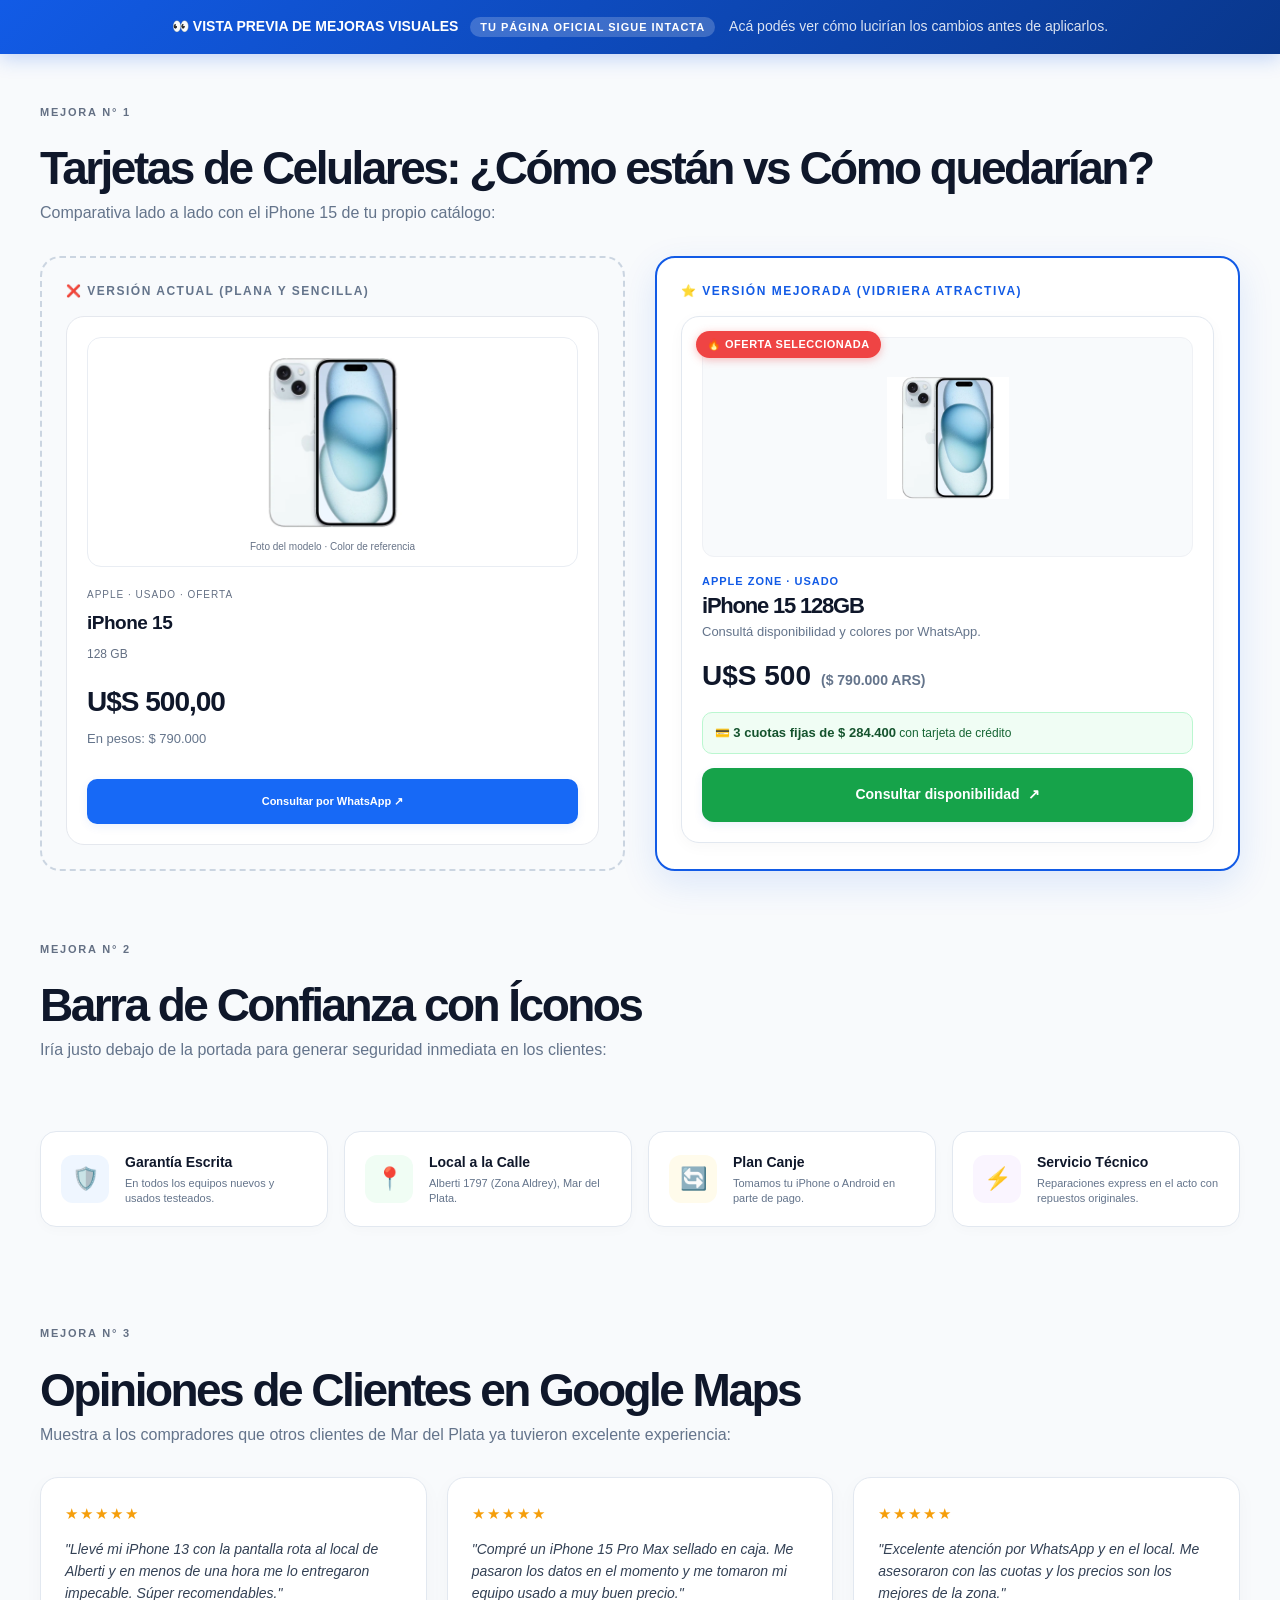
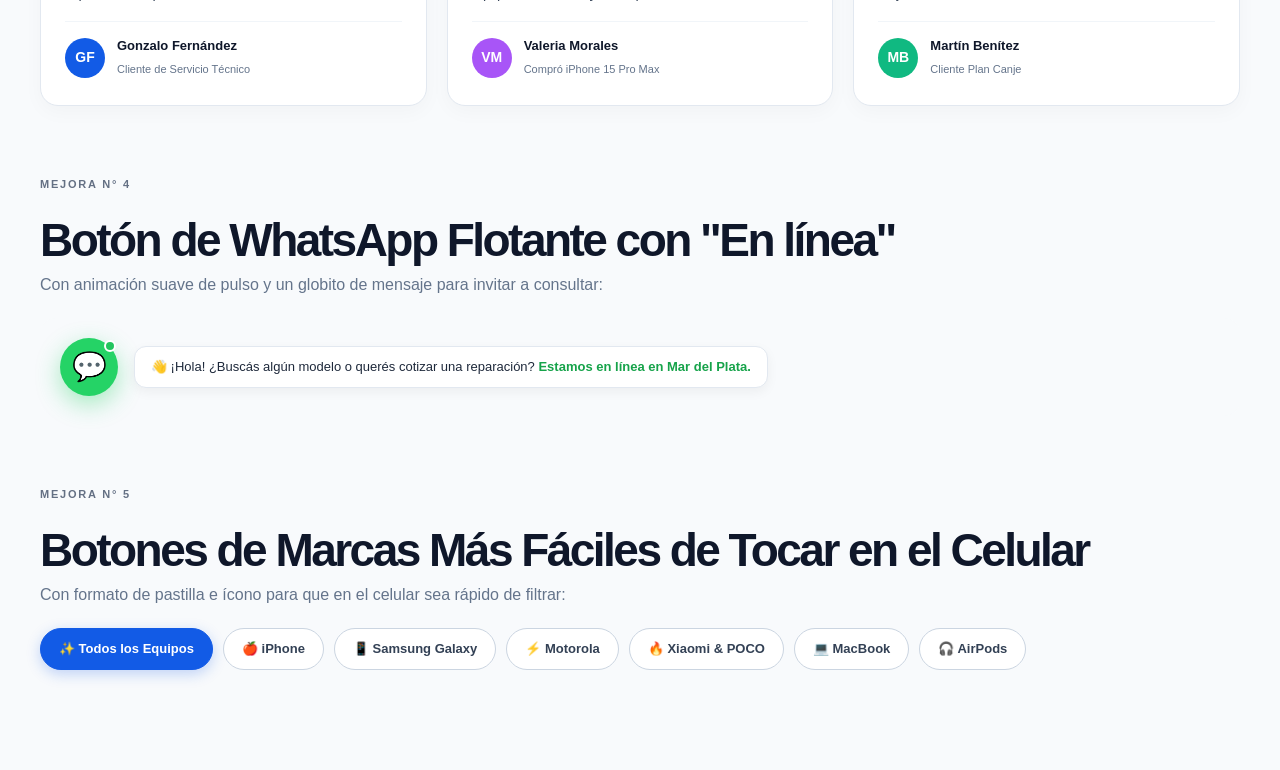
<file: preview-mejoras.html>
<!doctype html>
<html lang="es-AR">
<head>
  <meta charset="utf-8">
  <meta name="viewport" content="width=device-width, initial-scale=1">
  <title>Muestra Visual de Mejoras · Movil Zone</title>
  <link rel="stylesheet" href="assets/styles.css">
  <style>
    /* Estilos exclusivos para la vista previa de mejoras */
    .preview-banner {
      background: linear-gradient(135deg, #125be6, #09378c);
      color: white;
      padding: 16px 24px;
      text-align: center;
      font-size: 14px;
      font-weight: 600;
      box-shadow: 0 4px 20px rgba(18, 91, 230, 0.25);
    }
    .preview-tag {
      background: rgba(255, 255, 255, 0.2);
      padding: 4px 10px;
      border-radius: 20px;
      margin-left: 8px;
      font-size: 11px;
      text-transform: uppercase;
      letter-spacing: 1px;
    }

    /* MEJORA 1: Badges y tarjetas mejoradas */
    .card-comparison {
      display: grid;
      grid-template-columns: repeat(auto-fit, minmax(300px, 1fr));
      gap: 30px;
      margin-top: 30px;
    }
    .comparison-col {
      background: #f8fafc;
      border: 2px dashed #cbd5e1;
      border-radius: 20px;
      padding: 24px;
    }
    .comparison-col.featured {
      background: #ffffff;
      border: 2px solid #125be6;
      box-shadow: 0 12px 36px rgba(18, 91, 230, 0.12);
    }
    .comparison-title {
      font-size: 12px;
      font-weight: 700;
      text-transform: uppercase;
      letter-spacing: 1.5px;
      margin-bottom: 16px;
      display: flex;
      align-items: center;
      gap: 8px;
    }

    /* Tarjeta Mejorada */
    .product-card-enhanced {
      background: #fff;
      border: 1px solid #e2e8f0;
      border-radius: 18px;
      padding: 20px;
      position: relative;
      transition: all 0.25s ease;
      box-shadow: 0 4px 15px rgba(0,0,0,0.03);
    }
    .product-card-enhanced:hover {
      transform: translateY(-6px);
      box-shadow: 0 18px 35px rgba(18, 91, 230, 0.12);
      border-color: #93c5fd;
    }
    .badge-pill {
      position: absolute;
      top: 14px;
      left: 14px;
      z-index: 2;
      padding: 5px 11px;
      border-radius: 30px;
      font-size: 11px;
      font-weight: 750;
      letter-spacing: 0.5px;
      display: inline-flex;
      align-items: center;
      gap: 5px;
    }
    .badge-offer {
      background: #ef4444;
      color: white;
      box-shadow: 0 2px 8px rgba(239, 68, 68, 0.35);
    }
    .badge-battery {
      position: absolute;
      top: 14px;
      right: 14px;
      z-index: 2;
      background: #10b981;
      color: white;
      padding: 4px 9px;
      border-radius: 30px;
      font-size: 10px;
      font-weight: 700;
    }
    .installment-box {
      background: #f0fdf4;
      border: 1px solid #bbf7d0;
      border-radius: 10px;
      padding: 10px 12px;
      margin: 14px 0;
      font-size: 12px;
      color: #166534;
    }
    .installment-box strong {
      color: #14532d;
      font-size: 13px;
    }

    /* MEJORA 2: Barra de Confianza con Íconos */
    .trust-grid {
      display: grid;
      grid-template-columns: repeat(auto-fit, minmax(230px, 1fr));
      gap: 16px;
      margin-block: 40px;
    }
    .trust-card {
      background: #fff;
      border: 1px solid #e2e8f0;
      border-radius: 16px;
      padding: 20px;
      display: flex;
      align-items: center;
      gap: 16px;
      box-shadow: 0 4px 12px rgba(0,0,0,0.02);
      transition: transform 0.2s;
    }
    .trust-card:hover {
      transform: translateY(-2px);
      border-color: #125be6;
    }
    .trust-icon {
      width: 48px;
      height: 48px;
      border-radius: 12px;
      display: grid;
      place-items: center;
      font-size: 22px;
      flex-shrink: 0;
    }
    .trust-icon.blue { background: #eff6ff; color: #125be6; }
    .trust-icon.green { background: #f0fdf4; color: #10b981; }
    .trust-icon.amber { background: #fffbeb; color: #f59e0b; }
    .trust-icon.purple { background: #faf5ff; color: #a855f7; }
    .trust-text h4 { font-size: 14px; font-weight: 750; color: #0f172a; margin: 0 0 2px; }
    .trust-text p { font-size: 11px; color: #64748b; margin: 0; line-height: 1.4; }

    /* MEJORA 3: Testimonios con 5 Estrellas */
    .reviews-grid {
      display: grid;
      grid-template-columns: repeat(auto-fit, minmax(280px, 1fr));
      gap: 20px;
      margin-top: 30px;
    }
    .review-card {
      background: #fff;
      border: 1px solid #e2e8f0;
      border-radius: 18px;
      padding: 24px;
      box-shadow: 0 6px 20px rgba(0,0,0,0.03);
      display: flex;
      flex-direction: column;
      justify-content: space-between;
    }
    .stars {
      color: #f59e0b;
      font-size: 15px;
      letter-spacing: 2px;
      margin-bottom: 12px;
    }
    .review-quote {
      font-size: 14px;
      line-height: 1.6;
      color: #334155;
      font-style: italic;
      margin-bottom: 16px;
    }
    .reviewer {
      display: flex;
      align-items: center;
      gap: 12px;
      padding-top: 14px;
      border-top: 1px solid #f1f5f9;
    }
    .reviewer-avatar {
      width: 40px;
      height: 40px;
      border-radius: 50%;
      background: #125be6;
      color: white;
      display: grid;
      place-items: center;
      font-weight: 700;
      font-size: 14px;
    }
    .reviewer-info h5 { font-size: 13px; font-weight: 700; margin: 0; color: #0f172a; }
    .reviewer-info span { font-size: 11px; color: #64748b; }

    /* MEJORA 4: Botón WhatsApp interactivo con pulso */
    .whatsapp-demo-wrap {
      display: flex;
      align-items: center;
      gap: 16px;
      padding: 20px;
      background: #f8fafc;
      border-radius: 16px;
      margin-top: 20px;
    }
    .whatsapp-pulse-btn {
      width: 58px;
      height: 58px;
      border-radius: 50%;
      background: #25d366;
      color: white;
      display: grid;
      place-items: center;
      box-shadow: 0 8px 24px rgba(37, 211, 102, 0.4);
      position: relative;
      animation: pulse-ring 2s infinite;
    }
    @keyframes pulse-ring {
      0% { box-shadow: 0 0 0 0 rgba(37, 211, 102, 0.6); }
      70% { box-shadow: 0 0 0 15px rgba(37, 211, 102, 0); }
      100% { box-shadow: 0 0 0 0 rgba(37, 211, 102, 0); }
    }
    .online-indicator {
      width: 12px;
      height: 12px;
      background: #22c55e;
      border: 2px solid white;
      border-radius: 50%;
      position: absolute;
      top: 2px;
      right: 2px;
    }
    .whatsapp-speech-bubble {
      background: white;
      border: 1px solid #e2e8f0;
      padding: 10px 16px;
      border-radius: 12px;
      font-size: 13px;
      color: #1e293b;
      box-shadow: 0 4px 12px rgba(0,0,0,0.05);
      position: relative;
    }
    .whatsapp-speech-bubble strong { color: #16a34a; }

    /* MEJORA 5: Filtros con iconos */
    .filters-enhanced {
      display: flex;
      flex-wrap: wrap;
      gap: 10px;
      margin-top: 20px;
    }
    .filter-btn-enhanced {
      display: inline-flex;
      align-items: center;
      gap: 8px;
      padding: 10px 18px;
      border-radius: 30px;
      border: 1px solid #cbd5e1;
      background: white;
      font-size: 13px;
      font-weight: 600;
      color: #334155;
      cursor: pointer;
      transition: all 0.15s;
    }
    .filter-btn-enhanced:hover {
      border-color: #125be6;
      color: #125be6;
      background: #eff6ff;
    }
    .filter-btn-enhanced.active {
      background: #125be6;
      color: white;
      border-color: #125be6;
      box-shadow: 0 4px 14px rgba(18, 91, 230, 0.25);
    }
  </style>
</head>
<body style="background: #f8fafc; color: #0f172a;">

  <!-- BANNER EXPLICATIVO -->
  <div class="preview-banner">
    👀 <strong>VISTA PREVIA DE MEJORAS VISUALES</strong> 
    <span class="preview-tag">Tu página oficial sigue intacta</span>
    <span style="opacity: 0.85; margin-left: 10px; font-weight: 400;">Acá podés ver cómo lucirían los cambios antes de aplicarlos.</span>
  </div>

  <div class="shell" style="padding-block: 50px;">

    <!-- ============================================== -->
    <!-- DEMO 1: TARJETA DE PRODUCTO ANTES VS DESPUÉS -->
    <!-- ============================================== -->
    <section style="margin-bottom: 70px;">
      <p class="eyebrow">MEJORA N° 1</p>
      <h2>Tarjetas de Celulares: ¿Cómo están vs Cómo quedarían?</h2>
      <p style="color: #64748b; margin-top: 8px;">Comparativa lado a lado con el iPhone 15 de tu propio catálogo:</p>

      <div class="card-comparison">
        
        <!-- Tarjeta Actual -->
        <div class="comparison-col">
          <div class="comparison-title" style="color: #64748b;">
            <span>❌ VERSIÓN ACTUAL (Plana y sencilla)</span>
          </div>
          <article class="product-card" style="margin: 0;">
            <div class="product-image">
              <img src="assets/products/iphone-15.webp" alt="iPhone 15" width="720" height="720">
              <span class="photo-caption">Foto del modelo · Color de referencia</span>
            </div>
            <p class="product-meta">Apple · Usado · Oferta</p>
            <h3>iPhone 15</h3>
            <p class="product-spec">128 GB</p>
            <p class="product-price">U$S 500,00</p>
            <p class="ars-price" style="font-size: 13px; color: #64748b;">En pesos: $ 790.000</p>
            <div class="card-actions" style="margin-top: 15px;">
              <button class="button" style="width: 100%;">Consultar por WhatsApp ↗</button>
            </div>
          </article>
        </div>

        <!-- Tarjeta Mejorada -->
        <div class="comparison-col featured">
          <div class="comparison-title" style="color: #125be6;">
            <span>⭐ VERSIÓN MEJORADA (Vidriera atractiva)</span>
          </div>
          <article class="product-card-enhanced">
            <!-- Badges destacados -->
            <span class="badge-pill badge-offer">🔥 OFERTA SELECCIONADA</span>

            <div class="product-image" style="height: 220px; background: #f8fafc; border-radius: 12px; margin-bottom: 16px;">
              <img src="assets/products/iphone-15.webp" alt="iPhone 15" style="max-height: 180px; width: auto; object-fit: contain;">
            </div>

            <p style="font-size: 11px; font-weight: 700; color: #125be6; text-transform: uppercase; letter-spacing: 1px; margin-bottom: 4px;">
              APPLE ZONE · USADO
            </p>
            <h3 style="font-size: 22px; font-weight: 800; color: #0f172a; margin-bottom: 4px;">iPhone 15 128GB</h3>
            <p style="font-size: 13px; color: #64748b; margin-bottom: 12px;">Consultá disponibilidad y colores por WhatsApp.</p>

            <div style="display: flex; align-items: baseline; gap: 10px; margin-bottom: 6px;">
              <span style="font-size: 28px; font-weight: 850; color: #0f172a;">U$S 500</span>
              <span style="font-size: 14px; color: #64748b; font-weight: 600;">($ 790.000 ARS)</span>
            </div>

            <!-- Recuadro de Cuotas destacado -->
            <div class="installment-box">
              💳 <strong>3 cuotas fijas de $ 284.400</strong> con tarjeta de crédito
            </div>

            <button class="button" style="width: 100%; background: #16a34a; border-radius: 12px; display: flex; justify-content: center; gap: 8px;">
              <span>Consultar disponibilidad</span>
              <span>↗</span>
            </button>
          </article>
        </div>

      </div>
    </section>

    <!-- ============================================== -->
    <!-- DEMO 2: BARRA DE CONFIANZA DESTACADA -->
    <!-- ============================================== -->
    <section style="margin-bottom: 70px;">
      <p class="eyebrow">MEJORA N° 2</p>
      <h2>Barra de Confianza con Íconos</h2>
      <p style="color: #64748b; margin-top: 8px;">Iría justo debajo de la portada para generar seguridad inmediata en los clientes:</p>

      <div class="trust-grid">
        <div class="trust-card">
          <div class="trust-icon blue">🛡️</div>
          <div class="trust-text">
            <h4>Garantía Escrita</h4>
            <p>En todos los equipos nuevos y usados testeados.</p>
          </div>
        </div>

        <div class="trust-card">
          <div class="trust-icon green">📍</div>
          <div class="trust-text">
            <h4>Local a la Calle</h4>
            <p>Alberti 1797 (Zona Aldrey), Mar del Plata.</p>
          </div>
        </div>

        <div class="trust-card">
          <div class="trust-icon amber">🔄</div>
          <div class="trust-text">
            <h4>Plan Canje</h4>
            <p>Tomamos tu iPhone o Android en parte de pago.</p>
          </div>
        </div>

        <div class="trust-card">
          <div class="trust-icon purple">⚡</div>
          <div class="trust-text">
            <h4>Servicio Técnico</h4>
            <p>Reparaciones express en el acto con repuestos originales.</p>
          </div>
        </div>
      </div>
    </section>

    <!-- ============================================== -->
    <!-- DEMO 3: TESTIMONIOS CON 5 ESTRELLAS -->
    <!-- ============================================== -->
    <section style="margin-bottom: 70px;">
      <p class="eyebrow">MEJORA N° 3</p>
      <h2>Opiniones de Clientes en Google Maps</h2>
      <p style="color: #64748b; margin-top: 8px;">Muestra a los compradores que otros clientes de Mar del Plata ya tuvieron excelente experiencia:</p>

      <div class="reviews-grid">
        <div class="review-card">
          <div>
            <div class="stars">★★★★★</div>
            <p class="review-quote">"Llevé mi iPhone 13 con la pantalla rota al local de Alberti y en menos de una hora me lo entregaron impecable. Súper recomendables."</p>
          </div>
          <div class="reviewer">
            <div class="reviewer-avatar">GF</div>
            <div class="reviewer-info">
              <h5>Gonzalo Fernández</h5>
              <span>Cliente de Servicio Técnico</span>
            </div>
          </div>
        </div>

        <div class="review-card">
          <div>
            <div class="stars">★★★★★</div>
            <p class="review-quote">"Compré un iPhone 15 Pro Max sellado en caja. Me pasaron los datos en el momento y me tomaron mi equipo usado a muy buen precio."</p>
          </div>
          <div class="reviewer">
            <div class="reviewer-avatar" style="background: #a855f7;">VM</div>
            <div class="reviewer-info">
              <h5>Valeria Morales</h5>
              <span>Compró iPhone 15 Pro Max</span>
            </div>
          </div>
        </div>

        <div class="review-card">
          <div>
            <div class="stars">★★★★★</div>
            <p class="review-quote">"Excelente atención por WhatsApp y en el local. Me asesoraron con las cuotas y los precios son los mejores de la zona."</p>
          </div>
          <div class="reviewer">
            <div class="reviewer-avatar" style="background: #10b981;">MB</div>
            <div class="reviewer-info">
              <h5>Martín Benítez</h5>
              <span>Cliente Plan Canje</span>
            </div>
          </div>
        </div>
      </div>
    </section>

    <!-- ============================================== -->
    <!-- DEMO 4: BOTÓN WHATSAPP INTERACTIVO -->
    <!-- ============================================== -->
    <section style="margin-bottom: 70px;">
      <p class="eyebrow">MEJORA N° 4</p>
      <h2>Botón de WhatsApp Flotante con "En línea"</h2>
      <p style="color: #64748b; margin-top: 8px;">Con animación suave de pulso y un globito de mensaje para invitar a consultar:</p>

      <div class="whatsapp-demo-wrap">
        <div class="whatsapp-pulse-btn">
          <span style="font-size: 28px;">💬</span>
          <span class="online-indicator"></span>
        </div>
        <div class="whatsapp-speech-bubble">
          👋 ¡Hola! ¿Buscás algún modelo o querés cotizar una reparación? <strong>Estamos en línea en Mar del Plata.</strong>
        </div>
      </div>
    </section>

    <!-- ============================================== -->
    <!-- DEMO 5: FILTROS CON LOGOS -->
    <!-- ============================================== -->
    <section style="margin-bottom: 50px;">
      <p class="eyebrow">MEJORA N° 5</p>
      <h2>Botones de Marcas Más Fáciles de Tocar en el Celular</h2>
      <p style="color: #64748b; margin-top: 8px;">Con formato de pastilla e ícono para que en el celular sea rápido de filtrar:</p>

      <div class="filters-enhanced">
        <button class="filter-btn-enhanced active">✨ Todos los Equipos</button>
        <button class="filter-btn-enhanced">🍎 iPhone</button>
        <button class="filter-btn-enhanced">📱 Samsung Galaxy</button>
        <button class="filter-btn-enhanced">⚡ Motorola</button>
        <button class="filter-btn-enhanced">🔥 Xiaomi & POCO</button>
        <button class="filter-btn-enhanced">💻 MacBook</button>
        <button class="filter-btn-enhanced">🎧 AirPods</button>
      </div>
    </section>

  </div>

</body>
</html>
</file>
<file: assets/styles.css>
:root{--ink:#10141b;--muted:#606b7a;--blue:#125be6;--line:#e2e6ec;--paper:#fff;--soft:#f4f6f9;--dark:#0b0e14}*{box-sizing:border-box}html{scroll-behavior:smooth;scroll-padding-top:100px}body{margin:0;background:var(--paper);color:var(--ink);font-family:Inter,"Arial",sans-serif;font-size:16px;line-height:1.55}button,input,select,textarea{font:inherit}button,a{-webkit-tap-highlight-color:transparent}button{cursor:pointer}a{color:inherit;text-decoration:none}button{color:inherit}button:focus-visible,a:focus-visible,input:focus-visible,select:focus-visible,summary:focus-visible,textarea:focus-visible{outline:3px solid #7baaff;outline-offset:4px}button:disabled{cursor:default}h1,h2,h3,p{margin:0}h1,h2,h3{line-height:1.09;letter-spacing:-.055em}h2{font-size:clamp(31px,3.6vw,46px);font-weight:750}h2>span{color:var(--blue)}.shell{width:min(1200px,calc(100% - 80px));margin-inline:auto}.section{padding-block:90px}.topline{padding:8px 40px;display:flex;justify-content:space-between;background:var(--dark);color:#c3c9d4;font-size:12px}.topline a{color:white}.header{position:sticky;top:0;z-index:10;background:rgba(255,255,255,.97);border-bottom:1px solid var(--line)}.header-inner{height:94px;display:flex;align-items:center;justify-content:space-between;gap:24px}.wordmarks{display:flex;align-items:center;gap:20px}.wordmark{font-size:29px;font-weight:800;letter-spacing:-1.6px;white-space:nowrap}.wordmark>span{font-weight:400}.wordmark i{color:var(--blue);font-style:normal}.brand-divider{height:30px;width:1px;background:#d7dce4}.applemark{font-size:21px;letter-spacing:-.8px;font-weight:650;line-height:1}.applemark>span{display:block;font-size:8px;font-weight:500;letter-spacing:1.45px;margin-top:9px}nav{display:flex;align-items:center;gap:26px;font-size:13px;font-weight:600}nav>a:hover{color:var(--blue)}.button{border:1px solid transparent;display:inline-flex;gap:28px;align-items:center;justify-content:center;background:var(--blue);color:white;border-radius:8px;padding:15px 21px;font-size:14px;font-weight:600;min-height:48px;transition:background .15s}.button:hover{background:#094bc5}.button-small{padding:11px 15px;min-height:42px;gap:18px}.button-outline{border-color:#cbd3df;color:var(--ink);background:transparent}.button-outline:hover{background:#edf2fa}.button-light{color:var(--ink);background:white}.button-light:hover{background:#e7eefb}.text-link{border:0;background:transparent;display:inline-flex;align-items:center;gap:18px;font-size:14px;font-weight:650;padding:12px 0;min-height:44px}.text-link:hover{color:var(--blue)}.menu-button{display:none}.eyebrow{font-size:11px;letter-spacing:1.8px;font-weight:700;color:var(--muted);margin-bottom:22px}.hero{display:grid;grid-template-columns:1.05fr 1fr;align-items:center;gap:40px;padding-block:54px 58px}.hero-copy{padding-block:20px}.hero .eyebrow{display:flex;align-items:center;gap:10px}.hero .eyebrow>span{width:7px;height:7px;background:var(--blue);border-radius:50%}.hero h1{font-size:clamp(52px,5.8vw,79px);font-weight:760;letter-spacing:-.065em;line-height:1.02}.hero h1 em{color:var(--blue);font-style:normal}.hero-description{font-size:16px;line-height:1.8;margin-top:28px;color:var(--muted);max-width:410px}.hero-actions{display:flex;flex-wrap:wrap;gap:18px;margin-top:32px}.hero-footnote{display:flex;gap:13px;font-size:11px;color:var(--muted);margin-top:44px;flex-wrap:wrap}.hero-footnote b{color:#bbc4d2}.hero-art{height:470px;position:relative;border-radius:20px;overflow:hidden;background:radial-gradient(ellipse at 25% 65%,#183671 0%,#101b33 28%,#0c111d 58%,#080a10 100%);isolation:isolate}.hero-art:after{content:"";position:absolute;border:1px solid #4260a83f;width:470px;height:470px;border-radius:50%;left:-80px;top:46px;z-index:-1}.art-label{position:absolute;top:27px;left:27px;right:27px;display:flex;gap:15px;color:#d9e0ee;font-size:9px;letter-spacing:2px;font-weight:600}.art-label span{color:#6a83b5}.orb{position:absolute;top:80px;left:60px;width:310px;height:310px;background:radial-gradient(circle,#165ed056,transparent 69%)}.phone{position:absolute;width:168px;height:332px;border-radius:29px;box-shadow:10px 25px 35px #0008}.phone-back{top:100px;left:calc(50% - 133px);transform:rotate(-18deg);background:linear-gradient(110deg,#c4ccd8,#768195 53%,#a6afbe);border:3px solid #bac4d6}.camera-block{background:linear-gradient(130deg,#8d98aa,#bcc5d5);width:81px;height:89px;border-radius:20px;margin:10px;position:relative;box-shadow:0 2px 4px #343d5740}.camera-block i{width:29px;height:29px;border:3px solid #3e4757;border-radius:50%;background:radial-gradient(circle,#122344 15%,#05070c 30%,#1f2940 64%,#030509 67%);position:absolute;box-shadow:0 1px 2px #0008}.camera-block i:nth-child(1){left:8px;top:8px}.camera-block i:nth-child(2){left:8px;bottom:8px}.camera-block i:nth-child(3){right:8px;top:29px}.camera-block b{position:absolute;right:17px;top:11px;width:9px;height:9px;border-radius:50%;background:#dedddb}.phone-stamp{position:absolute;top:180px;left:58px;font-size:32px;letter-spacing:-3px;color:#5d677b}.phone-front{top:72px;left:calc(50% - 9px);transform:rotate(13deg);background:#070a10;border:4px solid #6e7b95;outline:1px solid #b7c3d9;overflow:hidden}.island{position:absolute;z-index:3;top:10px;left:48px;width:61px;height:16px;border-radius:15px;background:#05070d}.screen-shape{position:absolute;border-radius:48%;width:300px;height:280px}.shape-one{background:linear-gradient(150deg,#b3c6fb,#5d8cee 30%,#1d4cc4 73%,#0b1c48);top:6px;left:-85px;transform:rotate(30deg)}.shape-two{background:linear-gradient(120deg,#041838,#09276a 37%,#6790ed 82%,#d1deff);top:158px;left:-30px;transform:rotate(35deg)}.screen-text{position:absolute;bottom:40px;left:15px;right:10px;color:white;font-size:21px;line-height:1.18;letter-spacing:-.8px;font-weight:700}.screen-text>span{display:block;font-size:9px;font-weight:400;letter-spacing:.4px;margin-top:10px}.art-bottom{position:absolute;bottom:23px;left:27px;right:25px;display:flex;justify-content:space-between;color:#acb8d0;font-size:8px;letter-spacing:1.6px}.art-bottom>span:last-child{font-size:24px;line-height:1}.benefits{border-top:1px solid var(--line);border-bottom:1px solid var(--line);background:#f9fafc}.benefits-inner{display:flex;justify-content:space-between;gap:15px;padding:23px 0;color:#475164;font-size:12px}.benefits b{color:var(--blue);margin-right:10px;font-size:19px;vertical-align:middle}.section-heading{display:flex;justify-content:space-between;gap:30px;align-items:flex-end;margin-bottom:36px}.section-heading .eyebrow{margin-bottom:14px}.section-heading>p{color:var(--muted);font-size:13px;line-height:1.8}.brand-grid{display:grid;grid-template-columns:repeat(4,1fr);gap:16px}.brand-card{position:relative;height:218px;background:var(--soft);border:1px solid #e9ecf1;border-radius:13px;padding:24px;overflow:hidden;transition:transform .15s}.brand-card:hover{transform:translateY(-4px)}.brand-card strong{display:block;font-size:27px;letter-spacing:-1px;margin-top:17px;position:relative;z-index:2}.category-mini{font-size:8px;letter-spacing:1.8px;color:var(--muted)}.brand-card>span:last-of-type{display:flex;align-items:center;justify-content:space-between;position:absolute;left:24px;right:24px;bottom:19px;z-index:2;font-size:11px}.brand-card>span b{font-size:21px;font-weight:400}.brand-apple{background:#101720;color:white;border-color:#101720}.brand-apple .category-mini{color:#a7b8d1}.mini-device{position:absolute;top:69px;right:-2px;width:91px;height:154px;border-radius:17px;border:2px solid #95a9c7;background:linear-gradient(135deg,#98acd0,#5c7da6);transform:rotate(-20deg);opacity:.8}.mini-device:before{content:"";position:absolute;top:9px;left:9px;width:32px;height:35px;border-radius:9px;background:radial-gradient(circle at 10px 10px,#080b13 0 6px,transparent 7px),radial-gradient(circle at 22px 23px,#080b13 0 6px,transparent 7px),#aab4c6}.mini-device.samsung{background:linear-gradient(135deg,#d6d3d0,#9ca09f);border-color:#a6aaa7}.mini-device.motorola{background:linear-gradient(135deg,#aec5ba,#5e8e7a);border-color:#89a89a}.mini-device.xiaomi{background:linear-gradient(135deg,#c8b8ce,#9984ac);border-color:#b6a7c4}.catalog-toolbar{display:flex;gap:16px;margin-top:32px}.search-wrap{flex:1;position:relative}.search-wrap>span{position:absolute;top:8px;left:16px;font-size:25px;color:var(--muted)}input,select,textarea{border:1px solid #d7deea;border-radius:8px;background:white;color:var(--ink);min-height:50px}input{width:100%;padding:13px 16px 13px 47px;font-size:14px}select{padding:12px 34px 12px 16px;font-size:13px;max-width:100%}.filters{display:flex;flex-wrap:wrap;gap:8px;margin-top:20px}.filters button{border:1px solid #dee4ee;background:white;border-radius:7px;padding:10px 15px;min-height:44px;font-size:12px}.filters button[aria-pressed=true]{background:var(--ink);border-color:var(--ink);color:white}.result-count{font-size:12px;color:var(--muted);margin-top:24px;margin-bottom:15px}.product-grid{display:grid;grid-template-columns:repeat(4,minmax(0,1fr));gap:18px}.product-card{border:1px solid var(--line);border-radius:12px;padding:18px;overflow:hidden}.product-image{height:185px;background:var(--soft);border-radius:8px;display:flex;align-items:center;justify-content:center;position:relative;overflow:hidden;margin-bottom:20px}.product-image img{height:100%;width:100%;object-fit:contain}.product-image .placeholder-device{width:67px;height:123px;border:2px solid #aebad0;border-radius:14px;background:linear-gradient(140deg,#ecf0f8,#c0d3ef);position:relative}.placeholder-device:before{content:"";display:block;width:20px;height:20px;margin:9px;border-radius:50%;background:#667797}.placeholder-text{position:absolute;bottom:8px;font-size:10px;color:var(--muted)}.product-meta{font-size:10px;letter-spacing:1.5px;color:var(--muted);text-transform:uppercase}.product-card h3{font-size:19px;letter-spacing:-.5px;margin-top:7px;line-height:1.3}.product-spec{font-size:12px;color:var(--muted);margin-top:9px}.product-notes{font-size:12px;color:#694b10;background:#fff7e9;border-radius:5px;padding:8px;margin-top:10px;overflow-wrap:anywhere}.product-price{font-size:25px;font-weight:700;letter-spacing:-1px;margin-top:17px}.availability{font-size:11px;color:var(--muted);margin-top:3px}.card-actions{display:grid;gap:8px;margin-top:15px}.card-actions .button{font-size:11px;padding:11px;gap:7px}.detail-button{border:0;background:transparent;font-size:12px;padding:6px;color:var(--muted);min-height:36px}.empty-state{border:1px dashed #ccd5e4;padding:48px 24px;text-align:center;border-radius:12px;background:#fbfcfe}.empty-symbol{display:inline-flex;align-items:center;justify-content:center;width:45px;height:45px;border-radius:10px;background:#e9f0fe;color:var(--blue);font-size:25px;margin-bottom:15px}.empty-state h3{font-size:23px;letter-spacing:-.6px}.empty-state p{font-size:13px;color:var(--muted);margin-top:12px;margin-bottom:22px}.used-banner{margin-top:38px;border-top:1px solid var(--line);padding-top:32px;display:flex;justify-content:space-between;gap:24px;align-items:center}.used-banner .eyebrow{margin-bottom:10px}.used-banner h3{font-size:24px;letter-spacing:-.8px}.used-banner p:last-child{font-size:13px;color:var(--muted);margin-top:11px}.offers-section{background:var(--soft);border-top:1px solid var(--line);border-bottom:1px solid var(--line)}.offers-section .product-card{background:white}.offers-empty{display:flex;justify-content:space-between;gap:20px;align-items:center;border-top:1px solid #d5ddea;padding-top:24px}.offers-empty>p{color:var(--muted);font-size:14px}.repair-layout{display:grid;grid-template-columns:1fr 1.07fr;gap:80px}.repair-intro>p:not(.eyebrow){color:var(--muted);margin-top:25px;font-size:14px;max-width:380px;line-height:1.8}.repair-intro>.button{margin-top:27px}.repair-intro .repair-note{font-size:12px}.services{border-top:1px solid var(--line)}.service-row{border-bottom:1px solid var(--line);display:flex;justify-content:space-between;align-items:center;gap:16px;padding:17px 3px;width:100%;background:none;border-top:0;border-left:0;border-right:0;text-align:left;min-height:67px}.service-row:hover{background:var(--soft)}.service-row>span{display:flex;align-items:center;gap:16px}.service-number{font-size:10px;color:#8893a6;font-weight:400}.service-row strong{font-size:14px;font-weight:600}.service-row>i{font-style:normal;color:var(--blue);font-size:21px}.local-section{background:var(--dark);color:white;padding:76px 0}.local-layout{display:grid;grid-template-columns:1.1fr 1fr;gap:100px}.local-section .eyebrow{color:#9eacbf}.local-section h2{font-size:44px}.local-layout>div>p:not(.eyebrow){color:#a8b3c4;font-size:14px;margin-top:25px;line-height:1.8}.local-layout .button{margin-top:29px}.address{border-bottom:1px solid #303744;padding-bottom:24px}.address .eyebrow{display:block;margin-bottom:10px}.address strong{display:block;font-size:31px;letter-spacing:-1px}.address>span:last-child{font-size:13px;color:#a8b3c4}.hours{padding-top:23px}.hours>.eyebrow{display:block;margin-bottom:12px}.hours p{display:flex;justify-content:space-between;margin-top:8px;font-size:13px;color:#b7c1ce}.hours b{color:white;font-weight:500}.social-link{display:flex;justify-content:space-between;gap:12px;font-size:12px;padding-top:23px;margin-top:24px;border-top:1px solid #303744;color:#acb8ca}.social-link strong{color:white;font-weight:500}.faq-section h2{font-size:36px}.faq-grid{display:grid;grid-template-columns:1fr 1fr;gap:0 50px;margin-top:26px}details{border-bottom:1px solid var(--line);padding-block:20px}summary{cursor:pointer;font-size:14px;font-weight:600}details p{font-size:13px;color:var(--muted);margin-top:14px;line-height:1.8}.contact-strip{padding:36px 40px;margin-bottom:65px;background:#edf3ff;border:1px solid #dde7fd;border-radius:12px;display:flex;align-items:center;justify-content:space-between;gap:20px}.contact-strip .eyebrow{margin-bottom:12px}.contact-strip h2{font-size:36px}.footer{display:flex;gap:20px;align-items:center;justify-content:space-between;padding-top:27px;padding-bottom:36px;border-top:1px solid var(--line)}.footer>span:not(.wordmark),.footer small{font-size:11px;color:var(--muted)}.footer .wordmark{font-size:25px}.floating-contact{position:fixed;z-index:15;right:23px;bottom:22px;border:1px solid #4c596d;background:var(--dark);color:white;border-radius:50px;padding:12px 18px;display:flex;align-items:center;gap:10px;font-size:12px;box-shadow:0 5px 15px #0002;min-height:48px}.floating-contact>span:first-child{color:#76ddad;font-size:20px;line-height:1}dialog{padding:36px;width:min(570px,calc(100% - 32px));border:1px solid var(--line);border-radius:16px;color:var(--ink);max-height:88dvh;overflow:auto}dialog::backdrop{background:#050c1ccc;backdrop-filter:blur(3px)}.dialog-close{position:absolute;right:12px;top:10px;border:0;background:var(--soft);border-radius:50%;width:36px;height:36px;font-size:22px}.dialog-actions{display:flex;gap:10px;flex-wrap:wrap;margin-top:20px}dialog h2{font-size:30px}dialog p{font-size:14px;line-height:1.8;margin-top:17px;color:var(--muted)}dialog label{display:block;font-size:12px;margin-top:23px}textarea{width:100%;resize:vertical;font-size:13px;padding:14px;margin-top:8px}.copy-feedback{min-height:20px}.detail-specs{display:grid;grid-template-columns:1fr 1fr;gap:15px;margin:24px 0}.detail-specs dt{font-size:11px;color:var(--muted)}.detail-specs dd{margin:4px 0 0;font-size:14px}.sr-only{position:absolute;width:1px;height:1px;padding:0;overflow:hidden;clip:rect(0,0,0,0);white-space:nowrap;border:0}.skip{position:fixed;top:-100px;left:10px;z-index:100;background:white;padding:15px}.skip:focus{top:10px}[hidden]{display:none!important}
@media(min-width:1450px){.hero h1{font-size:80px}}@media(max-width:1050px){.shell{width:calc(100% - 48px)}nav{gap:15px}.applemark{font-size:18px}.wordmarks{gap:12px}.hero{gap:28px}.hero-actions{gap:8px}.hero-art{height:430px}.phone{width:155px;height:308px}.phone-back{top:91px;left:calc(50% - 126px)}.phone-front{top:66px}.island{left:43px}.hero-footnote{font-size:10px;gap:9px}.brand-card{padding:20px;height:205px}.brand-card strong{font-size:24px}.product-grid{grid-template-columns:repeat(3,minmax(0,1fr))}.repair-layout{gap:44px}.local-layout{gap:60px}}
@media(max-width:800px){.header-inner{height:80px}.menu-button{display:flex;gap:10px;align-items:center;border:1px solid var(--line);border-radius:7px;background:white;padding:8px 12px;min-height:44px;font-size:12px}nav{display:none;position:absolute;top:80px;left:0;right:0;padding:20px 24px;background:white;border-bottom:1px solid var(--line);align-items:stretch}nav.open{display:flex;flex-direction:column;gap:5px}nav>a{padding:11px 0}.hero{grid-template-columns:1fr 1fr;gap:24px}.hero h1{font-size:51px}.hero-description{font-size:14px}.hero-art{height:380px}.phone{width:130px;height:263px;border-radius:22px}.phone-back{top:93px;left:calc(50% - 103px)}.phone-front{top:67px;left:calc(50% - 6px)}.camera-block{transform:scale(.8);transform-origin:top left}.phone-stamp{top:150px;left:46px;font-size:26px}.screen-text{font-size:18px;left:11px;bottom:30px}.island{left:34px;width:53px;height:13px}.art-label{font-size:7px;gap:8px;left:20px;top:23px}.art-bottom{left:20px;font-size:6px}.benefits-inner{flex-wrap:wrap;gap:14px 0}.benefits-inner>span{width:50%}.brand-grid{grid-template-columns:repeat(2,1fr)}.brand-card{height:193px}.mini-device{right:8px;top:58px}.section{padding-block:65px}.section-heading>p{display:none}.repair-layout{grid-template-columns:1fr;gap:35px}.repair-intro>p:not(.eyebrow){max-width:600px}.services{display:grid;grid-template-columns:1fr 1fr;column-gap:22px}.local-layout{grid-template-columns:1fr 1fr;gap:35px}.local-section h2{font-size:35px}.local-section{padding-block:58px}.product-grid{grid-template-columns:repeat(2,minmax(0,1fr))}.faq-grid{gap:0 25px}.footer{flex-wrap:wrap}.hero-footnote{margin-top:25px}.hero .eyebrow{font-size:9px;letter-spacing:1px}}
@media(max-width:560px){.shell{width:calc(100% - 36px)}.topline{padding:7px 18px;font-size:10px}.topline>a{font-size:9px}.header-inner{height:73px;gap:8px}.wordmarks{gap:10px}.wordmark{font-size:24px;letter-spacing:-1.4px}.applemark{font-size:17px}.applemark>span{font-size:5.7px;letter-spacing:1px;margin-top:7px}.brand-divider{height:25px}.menu-button{font-size:0;gap:0;padding:8px 11px}.menu-button>span{font-size:17px}nav{top:73px}.hero{grid-template-columns:1fr;gap:26px;padding-block:35px}.hero-copy{padding:0}.hero h1{font-size:62px}.hero .eyebrow{font-size:9px;letter-spacing:1.3px;margin-bottom:22px}.hero-description{font-size:14px;margin-top:23px;max-width:340px}.hero-actions{gap:6px 15px;margin-top:24px}.hero-actions .button{padding:13px 17px;gap:26px}.hero-actions .text-link{font-size:12px}.hero-footnote{margin-top:24px;font-size:10px}.hero-art{height:315px;border-radius:13px}.phone{width:133px;height:265px}.phone-back{top:57px;left:calc(50% - 110px);transform:rotate(-16deg)}.phone-front{top:40px;left:calc(50% - 8px);transform:rotate(13deg)}.art-label{top:16px;left:19px;font-size:7px}.art-bottom{bottom:15px;font-size:6px;left:19px}.art-bottom>span:last-child{font-size:20px}.orb{top:0;left:0;width:100%}.benefits-inner{padding-block:17px;font-size:10px}.benefits b{margin-right:7px;font-size:17px}.section{padding-block:50px}.section-heading{margin-bottom:25px}.section-heading h2{font-size:34px}.eyebrow{font-size:9px;letter-spacing:1.3px}.brand-grid{gap:11px}.brand-card{height:176px;padding:17px}.brand-card strong{font-size:25px;margin-top:13px}.brand-card>span:last-of-type{left:17px;right:17px;bottom:15px;font-size:10px}.category-mini{font-size:7px;letter-spacing:1.4px}.mini-device{width:73px;height:127px;right:-6px;top:62px}.catalog-toolbar{flex-direction:column;gap:10px;margin-top:25px}input{font-size:16px}.sort-label select{width:100%;min-height:44px}.filters{gap:7px;margin-top:15px}.filters button{font-size:11px;padding:8px 12px}.result-count{margin-top:18px}.empty-state{padding:32px 18px}.empty-state h3{font-size:21px}.empty-state p{font-size:12px}.used-banner{display:block;margin-top:27px;padding-top:25px}.used-banner h3{font-size:22px}.used-banner .text-link{margin-top:12px}.used-banner p:last-child{font-size:12px}.offers-empty{display:block;padding-top:18px}.offers-empty>p{font-size:12px}.offers-empty>.text-link{margin-top:10px}.repair-intro h2{font-size:35px}.repair-intro>p:not(.eyebrow){font-size:13px}.services{grid-template-columns:1fr}.service-row{min-height:63px;padding:15px 2px}.service-row strong{font-size:13px}.local-layout{grid-template-columns:1fr;gap:35px}.local-section h2{font-size:36px}.local-layout>div>p:not(.eyebrow){font-size:13px;margin-top:20px}.local-section{padding-block:45px}.local-details{padding-top:28px;border-top:1px solid #303744}.address strong{font-size:29px}.faq-section h2{font-size:31px}.faq-grid{grid-template-columns:1fr;margin-top:20px}summary{font-size:13px}.contact-strip{display:block;padding:28px 24px;margin-bottom:43px}.contact-strip h2{font-size:33px}.contact-strip .button{margin-top:23px;width:100%;gap:20px}.footer{gap:13px;padding-bottom:95px}.footer>span:not(.wordmark){font-size:10px}.footer small{width:100%;font-size:10px}.floating-contact{bottom:16px;right:16px;padding:11px 15px;font-size:11px}.product-grid{gap:10px}.product-card{padding:12px}.product-image{height:140px;margin-bottom:15px}.product-card h3{font-size:17px}.product-meta{font-size:8px;letter-spacing:1px}.product-spec{font-size:10px}.product-price{font-size:22px}.card-actions .button{font-size:10px;line-height:1.5}.product-notes{font-size:10px}dialog{padding:29px 23px}dialog h2{font-size:27px}.dialog-actions .button{flex:1;font-size:12px;padding:12px}.detail-specs{gap:12px}}
@media(max-width:360px){.shell{width:calc(100% - 28px)}.applemark{font-size:15px}.wordmarks{gap:8px}.wordmark{font-size:22px}.hero h1{font-size:55px}.hero-actions{flex-direction:column;align-items:flex-start}.brand-card strong{font-size:22px}.hero-footnote{gap:6px;font-size:9px}.category-mini{letter-spacing:1px}.contact-strip{padding:25px 18px}.product-grid{grid-template-columns:1fr}}
@media(prefers-reduced-motion:reduce){html{scroll-behavior:auto}*{transition:none!important}}

.brand-logo{width:72px;height:72px;object-fit:contain;border-radius:50%}.footer-brands{display:flex;gap:16px}.footer-logo{width:52px;height:52px;object-fit:contain;border-radius:50%}.catalog-source{font-size:11px;color:var(--muted);margin-bottom:20px}.load-more-wrap{text-align:center;margin-top:28px}.ars-price{font-size:13px;color:var(--muted);margin-top:5px}.regular-price{font-size:12px;color:var(--muted);text-decoration:line-through;margin-top:3px}.installment-options{border-top:1px solid var(--line);padding-top:12px;margin-top:20px}.installment-options p{margin-top:5px}.installment-options small{font-size:11px;color:var(--muted)}.local-phone{display:block;font-size:13px;color:white;margin-top:24px}.product-spec,.product-card h3{overflow-wrap:anywhere}.product-grid .product-card{display:flex;flex-direction:column}.card-actions{margin-top:auto;padding-top:15px}.product-image{flex-shrink:0}@media(max-width:560px){.brand-logo{width:54px;height:54px}.wordmarks{gap:16px}.catalog-source{font-size:10px}.ars-price{font-size:11px}.footer-brands{gap:12px}.footer-logo{width:44px;height:44px}}

/* Premium storefront: editorial dark introduction, light commerce surfaces. */
:root{--blue:#1769f6;--ink:#141820;--muted:#647084;--soft:#f3f5f8;--line:#e5e8ee}
body{font-family:Arial,Helvetica,sans-serif}.shell{max-width:1240px}.topline{background:#080b11;padding-block:9px;color:#8f9caf}.header{background:#0d1119;color:#f7f9fd;border-color:#242b37}.header-inner{height:88px}.brand-divider{background:#394252}.brand-logo{width:62px;height:62px}.header nav>a{color:#c8d0dd}.header nav>a:hover{color:white}.button{border-radius:30px;padding-inline:25px;box-shadow:0 3px 10px #1059de14}.button-small{border-radius:24px}.hero-stage{background:#0d1119;color:#f7f9fd;overflow:hidden}.hero{padding-block:72px 80px;gap:58px;min-height:620px}.hero h1{font-size:clamp(64px,6.5vw,92px);line-height:.98;letter-spacing:-.065em}.hero h1 em{color:#79a9ff}.hero-dot{color:#79a9ff}.hero .eyebrow{color:#a0afc7;font-size:10px;letter-spacing:1.6px}.hero-description{color:#aebacf;font-size:16px}.hero .text-link{color:#d8e3f5}.hero-footnote{color:#93a1b8}.hero-art{height:490px;border:1px solid #29344a;border-radius:28px;background:radial-gradient(ellipse at 40% 65%,#153b78,#101d36 40%,#0b111f 80%);box-shadow:0 30px 75px #0005}.phone{width:188px;height:367px}.phone-back{left:calc(50% - 155px);top:104px}.phone-front{left:calc(50% - 2px);top:65px}.island{left:59px}.phone-stamp{top:195px;left:66px}.screen-text{font-size:25px}.benefits{background:#151b26;border-color:#283244}.benefits-inner{color:#bec9dc;padding-block:22px}.benefits b{color:#83acff}.section{padding-block:96px}.section-heading h2{font-size:clamp(34px,4vw,51px)}.brand-card{border-radius:18px;height:210px;background:#f0f3f7}.brand-apple{background:#101b2c}.brand-card:hover{box-shadow:0 14px 24px #1527470b}.catalog-toolbar{margin-top:38px}.search-wrap input,select{background:#f8fafc;border-radius:12px}.filters button{border-radius:25px;padding-inline:18px}.filters button[aria-pressed=true]{background:var(--blue);border-color:var(--blue)}.product-grid{gap:20px}.product-card{border-radius:18px;padding:20px;transition:box-shadow .2s,transform .2s;background:white}.product-card:hover{box-shadow:0 12px 36px #1426410b;transform:translateY(-3px)}.product-image{height:190px;border-radius:12px;background:radial-gradient(ellipse at 50% 45%,#fff,#edf1f7)}.product-image .placeholder-device{width:77px;height:140px;background:linear-gradient(125deg,#edf2fc,#9baecd 65%,#d6e0ef);border:2px solid #8f9eb7;border-radius:17px;transform:rotate(-12deg);box-shadow:10px 16px 18px #1d355a20}.placeholder-device:before{width:27px;height:30px;border-radius:8px;background:radial-gradient(circle at 8px 8px,#172038 0 5px,transparent 6px),radial-gradient(circle at 18px 21px,#172038 0 5px,transparent 6px),#bbc8db}.placeholder-text{font-size:9px;color:#718096}.product-meta{letter-spacing:1px}.product-price{font-size:28px}.card-actions .button{border-radius:10px;min-height:45px}.detail-button{color:#425370}.used-banner{border:1px solid #dae3f2;background:#f4f7fc;border-radius:18px;padding:30px;margin-top:36px}.offers-section{background:#edf2fa}.offers-section .product-grid{grid-template-columns:repeat(3,minmax(0,1fr))}.repair-layout{gap:70px}.repair-intro{background:#0f1725;color:white;border-radius:24px;padding:40px}.repair-intro .eyebrow{color:#8ba9d5}.repair-intro>p:not(.eyebrow){color:#aab8cd}.repair-intro h2{font-size:40px}.services{align-self:center}.service-row{min-height:74px}.service-row strong{font-size:15px}.local-section{background:#101723}.contact-strip{border-radius:24px;background:#edf3ff}.floating-contact{background:#176444;border-color:#2b825f;box-shadow:0 6px 20px #0002}.floating-contact>span:first-child{color:#b6f4d4}.footer{padding-bottom:55px}
@media(max-width:1050px){.hero{gap:28px}.hero-art{height:450px}.phone{width:164px;height:330px}.phone-back{left:calc(50% - 130px)}.phone-front{left:calc(50% - 2px)}.island{left:48px}.repair-intro{padding:30px}.repair-intro h2{font-size:34px}}
@media(max-width:800px){.header-inner{height:80px}.menu-button{background:#1b2535;border-color:#354158;color:white}nav{background:#101723;color:white;top:80px;border-color:#354158}.hero{grid-template-columns:1fr;gap:38px;padding-block:50px}.hero-copy{max-width:600px}.hero-art{height:400px;max-width:560px;width:100%;justify-self:center}.hero h1{font-size:76px}.phone-back{top:75px}.phone-front{top:43px}.offers-section .product-grid{grid-template-columns:repeat(2,minmax(0,1fr))}.repair-layout{gap:30px}.repair-intro>p:not(.eyebrow){max-width:100%}.section{padding-block:64px}.repair-intro h2{font-size:40px}}
@media(max-width:560px){.header-inner{height:74px}.brand-logo{width:52px;height:52px}nav{top:74px}.hero{padding-block:36px 38px;gap:30px}.hero h1{font-size:65px;line-height:1}.hero .eyebrow{font-size:8px;letter-spacing:1.1px}.hero-description{font-size:14px}.hero-art{height:320px;border-radius:20px}.phone{width:133px;height:265px}.phone-back{left:calc(50% - 107px);top:62px}.phone-front{left:calc(50% - 5px);top:36px}.island{left:34px}.phone-stamp{top:150px;left:46px}.screen-text{font-size:19px}.benefits-inner{font-size:10px}.section{padding-block:48px}.brand-card{height:177px;border-radius:15px}.catalog-toolbar{margin-top:28px}.product-grid{gap:10px}.product-card{padding:12px;border-radius:14px}.product-image{height:145px}.product-image .placeholder-device{width:60px;height:112px;border-radius:13px}.product-price{font-size:23px}.card-actions .button{font-size:10px;padding:10px 7px}.used-banner{padding:23px}.repair-intro{padding:28px 24px;border-radius:20px}.repair-intro h2{font-size:34px}.hero-actions .text-link{font-size:12px}.contact-strip{padding:28px 24px}.footer{padding-bottom:95px}}
@media(max-width:360px){.hero h1{font-size:56px}.offers-section .product-grid{grid-template-columns:1fr}}

.results-bar{display:flex;justify-content:space-between;align-items:center;gap:12px;margin-top:24px;margin-bottom:14px}.results-bar .result-count{margin:0}.reset-catalog{border:0;background:transparent;color:var(--blue);font-size:12px;padding:10px 0;min-height:44px}.reset-catalog:hover{text-decoration:underline}.mobile-dock{display:none}.product-card:focus-within{border-color:#8aaff2}.detail-button:hover{color:var(--blue);text-decoration:underline}.services .service-row:focus-visible{outline-offset:-3px}.hero-copy .button:focus-visible{outline-color:#c5dcff}.faq-grid details[open]{background:#f8fafc;padding-inline:14px;border-radius:10px}.faq-grid summary{min-height:24px}.catalog-source{max-width:800px;line-height:1.7}
@media(max-width:560px){html{scroll-padding-top:90px}.results-bar{align-items:flex-start;gap:8px}.results-bar .result-count{padding-top:12px;max-width:58%;font-size:11px}.reset-catalog{font-size:10px;text-align:right}.mobile-dock{position:fixed;z-index:16;bottom:0;left:0;right:0;display:grid;grid-template-columns:1fr 1.2fr 1.1fr;gap:5px;padding:9px 12px calc(9px + env(safe-area-inset-bottom));background:#0e1522f5;border-top:1px solid #334056;box-shadow:0 -5px 25px #0002;backdrop-filter:blur(12px)}.mobile-dock a,.mobile-dock button{display:flex;align-items:center;justify-content:center;gap:7px;min-height:46px;padding:9px 5px;color:#d4deee;font-size:11px;font-weight:600;border:0;border-radius:9px;background:transparent}.mobile-dock button{background:#176444;color:white}.mobile-dock span{font-size:18px;line-height:1}.floating-contact{display:none}.footer{padding-bottom:110px}.local-section,.faq-section{scroll-margin-bottom:80px}dialog{max-height:calc(100dvh - 40px)}.product-card .availability{font-size:10px;line-height:1.6}.filters{flex-wrap:nowrap;overflow:auto;padding-bottom:7px;scrollbar-width:thin}.filters button{flex-shrink:0}.hero-art{pointer-events:none}}

.repair-form{margin-top:28px;padding-top:24px;border-top:1px solid #354259}.repair-form-heading{display:flex;flex-wrap:wrap;justify-content:space-between;gap:8px;margin-bottom:18px}.repair-form-heading span{font-size:10px;font-weight:700;letter-spacing:1.2px;color:#cad7ed}.repair-form-heading small{font-size:10px;color:#9ab0d1}.repair-form label{display:block;color:#d9e3f3;font-size:12px;margin:15px 0 7px}.repair-form input,.repair-form select,.repair-form textarea{width:100%;max-width:100%;background:#1b2639;border:1px solid #465670;color:#fff;border-radius:10px;font-size:14px;padding:12px 14px;margin:0}.repair-form input::placeholder,.repair-form textarea::placeholder{color:#a1aec4;opacity:1}.repair-form textarea{min-height:100px;resize:vertical}.repair-form .button{width:100%;margin-top:19px}.repair-privacy{display:block;margin-top:12px;color:#a1b2cb;font-size:11px;line-height:1.6}.services{align-self:start}.repair-intro .repair-note{padding-top:4px}.service-row:hover strong{color:var(--blue)}@media(max-width:560px){.repair-form input,.repair-form select,.repair-form textarea{font-size:16px}.repair-form-heading{display:block}.repair-form-heading small{display:block;margin-top:5px}}

.product-image{background:#fff;border:1px solid #eff1f5}.product-image img{padding:12px 13px 25px;object-fit:contain}.photo-caption{position:absolute;bottom:5px;left:4px;right:4px;text-align:center;font-size:8px;line-height:1.4;color:#677387;background:#fffffff0}.hero-art{background:#f7f8fa;border-color:#dce2ed}.hero-art .art-label{color:#35445d}.hero-art .art-bottom{color:#4d607c}.hero-product-photo{position:absolute;inset:60px 24px 52px;display:flex;align-items:center;justify-content:center;flex-direction:column}.hero-product-photo img{width:100%;height:calc(100% - 26px);object-fit:contain;mix-blend-mode:multiply}.hero-product-photo>span{font-size:10px;color:#64748b;margin-top:10px}.hero-art:after{display:none}.category-photo{position:absolute;right:12px;top:30px;width:108px;height:143px;object-fit:contain;mix-blend-mode:multiply;border-radius:10px}.brand-apple{background:#edf2fc;color:#111c30;border-color:#dce5f4}.brand-apple .category-mini{color:#526884}.brand-card strong{font-size:23px;max-width:65%;margin-top:26px}.category-photo{opacity:.86}.brand-card>span:last-of-type{background:linear-gradient(0deg,#f0f3f7,transparent);padding-top:7px}.brand-apple>span:last-of-type{background:linear-gradient(0deg,#edf2fc,transparent)}@media(max-width:560px){.hero-product-photo{inset:40px 22px 35px}.hero-product-photo>span{font-size:9px}.product-image img{padding:8px 5px 25px}.photo-caption{font-size:7px}.category-photo{width:90px;height:115px;right:-5px;top:39px;opacity:.75}.brand-card strong{font-size:23px;margin-top:15px}.brand-card>span:last-of-type{z-index:2}}

/* Finished commerce hierarchy and prominent verified offer. */
.hero-art{height:550px}.hero-product-photo{inset:45px 24px 222px}.hero-offer{position:absolute;bottom:24px;left:28px;right:28px;border-top:1px solid #d5dfed;padding-top:18px;color:#152139;display:grid;grid-template-columns:1fr auto;gap:10px 16px}.offer-tag{display:block;font-size:9px;font-weight:750;letter-spacing:1.2px;color:#1458c3}.hero-offer>.offer-tag{grid-column:1/-1}.hero-offer>strong{font-size:19px;letter-spacing:-.5px;line-height:1.3}.hero-offer strong small{display:block;font-size:11px;font-weight:400;letter-spacing:0;color:#536880;margin-top:4px}.hero-offer-price{grid-row:2;grid-column:2;text-align:right}.hero-offer-price del{font-size:11px;color:#7a879b;display:block}.hero-offer-price b{font-size:28px;letter-spacing:-1px;display:block}.hero-offer>.button{grid-column:1/-1;min-height:42px;padding:10px 18px}.hero-offer>small{grid-column:1/-1;font-size:10px;color:#64758e;text-align:center}.hero{gap:48px}.offer-editorial{display:grid;grid-template-columns:1fr 1.15fr;gap:50px;align-items:center;background:white;border:1px solid #dbe4f2;border-radius:24px;padding:40px}.offer-editorial>.product-image{height:350px;margin:0;border:0;background:white}.offer-editorial .product-image img{padding:12px 20px 28px}.offer-editorial-copy h3{font-size:clamp(30px,3.5vw,45px);letter-spacing:-1.5px;margin-top:16px}.offer-spec{margin-top:12px;font-size:15px;color:#66748a}.offer-price{display:flex;align-items:baseline;gap:16px;margin-top:23px}.offer-price del{font-size:20px;color:#8c96a6}.offer-price strong{font-size:48px;letter-spacing:-2px;color:#1458c3}.offer-saving{font-size:12px;color:#1d6348;background:#eaf6ef;display:inline-block;border-radius:7px;padding:8px 11px;margin-top:9px}.offer-condition{font-size:12px;line-height:1.8;color:#66748a;margin-top:19px;max-width:460px}.price-from{font-size:12px;font-weight:500;letter-spacing:0;color:#647084}.variant-select{width:100%;margin-top:8px;font-size:13px}.variant-label{margin-top:22px!important}.local-phone{background:transparent;border:0;padding:0;min-height:44px;text-align:left;cursor:pointer;color:#fff}.local-phone:hover{color:#9fbfff}.brand-card strong{max-width:100%;z-index:3;position:relative}.category-photo{top:64px;height:110px;width:90px;right:14px}.brand-card strong{margin-top:12px}.section-heading>p{max-width:240px}.hero-description{max-width:440px}.hero-footnote{margin-top:30px}.offer-editorial .button{min-height:48px}.product-image{flex-shrink:0}.product-card .product-notes{line-height:1.7}
@media(max-width:1050px){.offer-editorial{gap:30px;padding:30px}.hero{gap:30px}.hero-art{height:540px}.hero-offer{left:20px;right:20px}.hero-offer>strong{font-size:17px}}
@media(max-width:800px){.hero-art{height:520px;max-width:560px}.hero-product-photo{inset:45px 24px 213px}.offer-editorial{grid-template-columns:1fr 1.1fr;gap:20px;padding:25px}.offer-editorial>.product-image{height:290px}.offer-price strong{font-size:40px}.offer-editorial-copy h3{font-size:31px}.hero h1{font-size:68px}}
@media(max-width:560px){.hero h1{font-size:59px}.hero-art{height:450px}.hero-product-photo{inset:35px 18px 208px}.hero-offer{left:20px;right:20px;bottom:18px;gap:8px 10px}.hero-offer>strong{font-size:17px}.hero-offer-price b{font-size:27px}.hero-product-photo>span{font-size:8px}.offer-editorial{display:block;padding:22px;border-radius:20px}.offer-editorial>.product-image{height:260px;margin-bottom:24px}.offer-editorial-copy h3{font-size:33px}.offer-price strong{font-size:45px}.offer-editorial .dialog-actions{gap:8px}.offer-editorial .dialog-actions .button{width:100%;font-size:13px}.offer-editorial .text-link{justify-content:center;width:100%}.hero .eyebrow{line-height:1.6}.category-photo{right:2px;top:54px;width:81px;height:101px;opacity:.8}.brand-card strong{font-size:23px}.variant-select{font-size:16px}.hero-stage .hero{padding-bottom:32px}}
@media(max-width:360px){.hero h1{font-size:52px}.hero-offer>strong{font-size:15px}.hero-offer-price b{font-size:24px}}

.hero-art{pointer-events:auto}.hero-shortcuts{display:flex;flex-wrap:wrap;gap:10px 17px;margin-top:26px}.hero-shortcuts a{font-size:12px;color:#bed1f1;border-bottom:1px solid #354769;min-height:34px;padding-block:6px}.hero-shortcuts a:hover{color:white;border-color:#80aaff}.hero-footnote{display:none}.card-actions .detail-button{min-height:44px}.offer-editorial .photo-caption{font-size:10px}.header nav a{min-height:44px;display:flex;align-items:center}.faq-grid details[open]{padding-inline:0}.section{padding-block:76px}@media(max-width:560px){.section{padding-block:45px}.hero-shortcuts{gap:6px 18px;margin-top:18px}.hero-shortcuts a{font-size:11px;min-height:40px}.offer-editorial .photo-caption{font-size:8px}}

.brand-extra{background:#f5f2fa}.brand-extra .category-photo{width:120px;right:6px;object-fit:contain}.variant-select{transition:border-color .15s}.variant-select:focus{border-color:#1769f6}.product-detail .product-image{background:#fff}@media(max-width:560px){.brand-extra .category-photo{width:90px;right:0}}

/* Review fixes: consistent image hierarchy and readable mobile cards. */
.category-photo{top:88px;height:84px;right:15px;width:105px}.brand-card strong{margin-top:12px}.brand-extra .category-photo{top:90px;height:80px;width:115px}.product-image img{aspect-ratio:1/1}.product-card h3{line-height:1.35}.product-meta{line-height:1.6}.variant-select{white-space:normal}.hero-offer>strong{overflow-wrap:anywhere}.offer-editorial-copy{min-width:0}.hero-copy{min-width:0}.brand-card>span:last-of-type{font-size:12px}.placeholder-text{left:8px;right:8px;text-align:center;line-height:1.4}.catalog-source{color:#536176}.services{min-width:0}.search-wrap{min-width:0}.hero-art{min-width:0}.photo-caption{max-width:100%;overflow-wrap:anywhere}
@media(max-width:560px){.category-photo{top:77px;height:65px;width:77px;right:13px}.brand-extra .category-photo{top:78px;height:65px;width:95px;right:6px}.brand-card>span:last-of-type{font-size:11px}.product-spec,.product-notes,.availability{font-size:11px!important}.card-actions .button{font-size:11px;min-height:48px;line-height:1.45}.photo-caption{font-size:8px}.detail-specs{grid-template-columns:repeat(2,minmax(0,1fr))}.detail-specs dd{overflow-wrap:anywhere}.hero-offer .button{min-height:46px}.hero-shortcuts a{min-height:44px}.floating-contact{bottom:16px}}

@media(min-width:801px){.brand-grid{grid-template-columns:repeat(12,minmax(0,1fr))}.brand-card{grid-column:span 3}.brand-extra{grid-column:span 4}}@media(min-width:561px) and (max-width:800px){.brand-grid .brand-card:last-child{grid-column:span 2}}

/* Business profiles and social channels */
.community-grid{display:grid;grid-template-columns:repeat(3,minmax(0,1fr));gap:20px}.community-card{display:flex;flex-direction:column;align-items:flex-start;padding:30px;border:1px solid var(--line);border-radius:16px;background:var(--soft);transition:border-color .15s,background .15s;min-width:0}.community-card:hover{border-color:var(--blue);background:#edf3ff}.community-label{display:flex;width:100%;justify-content:space-between;font-size:11px;letter-spacing:1.4px;font-weight:700;color:var(--muted);margin-bottom:26px}.community-card h3{font-size:25px;letter-spacing:-.04em;line-height:1.2;overflow-wrap:anywhere}.community-card p{font-size:14px;color:var(--muted);margin:16px 0 24px;line-height:1.7}.community-action{margin-top:auto;color:var(--blue);font-size:14px;font-weight:700;min-height:44px;display:flex;align-items:center}@media(max-width:800px){.community-grid{grid-template-columns:1fr}.community-card{padding:25px}.community-label{margin-bottom:18px}}

/* Refined social profile cards */
.channel-icon{width:24px;height:24px;flex-shrink:0;vertical-align:middle}.community-section{border-top:1px solid var(--line)}.community-card{background:#fff;padding:32px;border-radius:20px;box-shadow:0 8px 28px #10234b06;transition:transform .2s,box-shadow .2s,border-color .2s}.community-card:hover{transform:translateY(-3px);background:#fff;box-shadow:0 16px 36px #10234b10}.channel-heading{display:flex;align-items:center;width:100%;gap:12px;margin-bottom:30px}.channel-badge{width:48px;height:48px;display:grid;place-items:center;border-radius:14px}.channel-badge .channel-icon{width:27px;height:27px}.channel-instagram{background:#f8edf5;color:#aa327d}.channel-whatsapp{background:#eaf7ef;color:#187c45}.channel-review{background:#edf3ff;color:var(--blue)}.channel-heading .community-label{margin:0;letter-spacing:0;font-size:14px;color:var(--ink);width:auto}.channel-arrow{margin-left:auto;font-size:20px;color:var(--muted)}.community-action{border-top:1px solid var(--line);padding-top:20px;width:100%}.local-phone{display:flex;align-items:center;gap:10px}.social-link>.channel-icon{margin-right:8px}.mobile-dock .channel-icon{width:19px;height:19px}.floating-contact .channel-icon{width:22px;height:22px}@media(max-width:800px){.channel-heading{margin-bottom:22px}.community-card{padding:26px}.community-card h3{font-size:26px}}@media(prefers-reduced-motion:reduce){.community-card{transition:none}.community-card:hover{transform:none}}

#catalogo{scroll-margin-top:20px}
/* Consistent photography: preserve full products and reserve caption space. */
.product-card>.product-image{height:230px;background:#fff;border:1px solid #e9edf3;border-radius:14px;margin-bottom:20px}
.product-image img{display:block;width:100%;height:100%;aspect-ratio:auto;object-fit:contain;object-position:center;padding:20px 18px 38px}
.photo-caption{left:10px;right:10px;bottom:10px;text-align:center;font-size:10px;line-height:1.4;background:#ffffffec;padding:2px 4px}
.product-detail .product-image{height:320px;width:100%}.product-detail .product-image img{padding:22px 22px 38px}
.brand-card{display:flex;flex-direction:column;height:250px;padding:22px}.brand-card strong{margin-top:8px;max-width:100%;font-size:25px}.category-photo,.brand-extra .category-photo{position:static;display:block;width:100%;height:115px;object-fit:contain;object-position:center;margin-top:12px;opacity:1;mix-blend-mode:normal;border-radius:0}.brand-card>span:last-of-type{bottom:15px;background:none;padding:0}
.hero-product-photo{inset:45px 28px 218px}.hero-product-photo img{mix-blend-mode:normal;min-height:0;object-fit:contain}.hero-product-photo>span{line-height:1.4;text-align:center;flex-shrink:0}.hero-offer{background:#fff}.offer-editorial>.product-image{height:350px}.offer-editorial+.offer-editorial{margin-top:24px}.brand-logo,.footer-logo{object-fit:contain;aspect-ratio:1/1;flex-shrink:0}
@media(max-width:800px){.product-card>.product-image{height:205px}.brand-card{height:235px}.category-photo,.brand-extra .category-photo{height:105px}}
@media(max-width:560px){.product-card>.product-image{height:175px;margin-bottom:16px}.product-image img{padding:12px 10px 36px}.photo-caption{font-size:9px;bottom:8px;left:5px;right:5px}.brand-card{height:217px;padding:17px}.brand-card strong{font-size:23px;margin-top:10px}.category-photo,.brand-extra .category-photo{height:88px;margin-top:10px}.product-detail .product-image{height:270px}.hero-product-photo{inset:35px 24px 220px}.offer-editorial>.product-image{height:270px}.offer-editorial+.offer-editorial{margin-top:18px}}

.image-pending-icon{font-size:48px;color:#8b95a5;line-height:1}.product-detail .placeholder-text{left:16px;right:16px;bottom:24px;line-height:1.5;text-align:center}


/* =========================================================
   MEJORAS VISUALES MOVIL ZONE: BADGES, CONFIANZA Y OPINIONES
   ========================================================= */

.product-card {
  position: relative;
  transition: transform 0.22s ease, box-shadow 0.22s ease, border-color 0.22s ease;
}
.product-card:hover {
  transform: translateY(-4px);
  box-shadow: 0 14px 30px rgba(16, 35, 75, 0.09);
  border-color: #bcd4fd;
}

.badge-pill {
  position: absolute;
  top: 12px;
  left: 12px;
  z-index: 2;
  font-size: 10px;
  font-weight: 750;
  letter-spacing: 0.5px;
  padding: 4px 9px;
  border-radius: 20px;
  display: inline-flex;
  align-items: center;
  gap: 4px;
}
.badge-offer {
  background: #ef4444;
  color: white;
  box-shadow: 0 2px 8px rgba(239, 68, 68, 0.35);
}
.badge-new {
  background: #125be6;
  color: white;
  box-shadow: 0 2px 8px rgba(18, 91, 230, 0.3);
}

.card-installments {
  background: #f0fdf4;
  border: 1px solid #bbf7d0;
  border-radius: 8px;
  padding: 7px 10px;
  margin: 10px 0;
  font-size: 11.5px;
  color: #166534;
  line-height: 1.4;
}
.card-installments strong {
  color: #14532d;
  font-weight: 700;
}

/* Barra de Confianza con Íconos */
.trust-grid {
  display: grid;
  grid-template-columns: repeat(4, minmax(0, 1fr));
  gap: 16px;
  padding-block: 28px;
}
.trust-card {
  background: #fff;
  border: 1px solid var(--line);
  border-radius: 16px;
  padding: 18px;
  display: flex;
  align-items: center;
  gap: 14px;
  box-shadow: 0 4px 12px rgba(16, 35, 75, 0.03);
  transition: transform 0.2s, border-color 0.2s;
}
.trust-card:hover {
  transform: translateY(-2px);
  border-color: var(--blue);
}
.trust-icon {
  width: 44px;
  height: 44px;
  border-radius: 12px;
  display: grid;
  place-items: center;
  font-size: 20px;
  flex-shrink: 0;
}
.trust-icon.blue { background: #eff6ff; color: #125be6; }
.trust-icon.green { background: #f0fdf4; color: #10b981; }
.trust-icon.amber { background: #fffbeb; color: #f59e0b; }
.trust-icon.purple { background: #faf5ff; color: #a855f7; }
.trust-text h4 { font-size: 13.5px; font-weight: 750; color: var(--ink); margin: 0 0 2px; }
.trust-text p { font-size: 11px; color: var(--muted); margin: 0; line-height: 1.4; }

@media (max-width: 900px) {
  .trust-grid { grid-template-columns: repeat(2, minmax(0, 1fr)); }
}
@media (max-width: 520px) {
  .trust-grid { grid-template-columns: 1fr; gap: 10px; padding-block: 16px; }
  .trust-card { padding: 14px; }
}

/* Testimonios con 5 Estrellas */
.reviews-section {
  border-top: 1px solid var(--line);
  padding-block: 80px;
}
.reviews-grid {
  display: grid;
  grid-template-columns: repeat(3, minmax(0, 1fr));
  gap: 20px;
  margin-top: 36px;
}
.review-card {
  background: #fff;
  border: 1px solid var(--line);
  border-radius: 18px;
  padding: 24px;
  box-shadow: 0 6px 20px rgba(16, 35, 75, 0.03);
  display: flex;
  flex-direction: column;
  justify-content: space-between;
}
.stars {
  color: #f59e0b;
  font-size: 16px;
  letter-spacing: 2px;
  margin-bottom: 12px;
}
.review-quote {
  font-size: 13.5px;
  line-height: 1.6;
  color: #334155;
  font-style: italic;
  margin-bottom: 18px;
}
.reviewer {
  display: flex;
  align-items: center;
  gap: 12px;
  padding-top: 14px;
  border-top: 1px solid #f1f5f9;
}
.reviewer-avatar {
  width: 38px;
  height: 38px;
  border-radius: 50%;
  background: var(--blue);
  color: white;
  display: grid;
  place-items: center;
  font-weight: 750;
  font-size: 13px;
}
.reviewer-info h5 { font-size: 13px; font-weight: 750; margin: 0; color: var(--ink); }
.reviewer-info span { font-size: 11px; color: var(--muted); }

@media (max-width: 800px) {
  .reviews-grid { grid-template-columns: 1fr; }
  .reviews-section { padding-block: 50px; }
}

/* Pulso interactivo en el botón flotante de WhatsApp */
@keyframes whatsapp-soft-pulse {
  0% { box-shadow: 0 0 0 0 rgba(37, 211, 102, 0.55); }
  70% { box-shadow: 0 0 0 14px rgba(37, 211, 102, 0); }
  100% { box-shadow: 0 0 0 0 rgba(37, 211, 102, 0); }
}
.floating-contact {
  animation: whatsapp-soft-pulse 2.2s infinite;
}

/* Acciones en tarjeta de Reseñas y CTA de opiniones */
.community-actions-split {
  margin-top: auto;
  border-top: 1px solid var(--line);
  padding-top: 18px;
  width: 100%;
  display: flex;
  flex-direction: column;
  gap: 10px;
}
.community-actions-split a {
  display: flex;
  align-items: center;
  justify-content: space-between;
  font-size: 13.5px;
  font-weight: 700;
  text-decoration: none;
  padding: 6px 0;
  transition: color .15s, opacity .15s;
}
.community-action-maps {
  color: var(--blue);
}
.community-action-maps:hover {
  text-decoration: underline;
}
.community-action-internal {
  color: var(--muted);
  font-size: 12.5px;
  font-weight: 600;
}
.community-action-internal:hover {
  color: var(--ink);
  text-decoration: underline;
}
.reviews-cta-wrap {
  margin-top: 36px;
  text-align: center;
  display: flex;
  justify-content: center;
  flex-wrap: wrap;
  gap: 12px;
}
.reviews-cta-wrap .button {
  padding: 13px 26px;
  font-weight: 700;
  font-size: 13.5px;
  border-radius: 999px;
  border: 1px solid var(--line);
  background: #fff;
  color: var(--ink);
  transition: all .2s ease;
  display: inline-flex;
  align-items: center;
  gap: 8px;
  text-decoration: none;
}
.reviews-cta-wrap .button:hover {
  border-color: var(--blue);
  color: var(--blue);
  background: #edf3ff;
  transform: translateY(-2px);
}


/* Información Legal y Aviso al Consumidor */
.legal-notice {
  margin-top: 36px;
  padding-top: 28px;
  border-top: 1px solid var(--line);
  font-size: 12px;
  line-height: 1.7;
  color: #4b5563;
  text-align: left;
  width: 100%;
  scroll-margin-top: 120px;
}
.legal-notice-header {
  display: flex;
  align-items: center;
  justify-content: space-between;
  flex-wrap: wrap;
  gap: 10px;
  margin-bottom: 16px;
}
.legal-notice-header h4 {
  font-size: 13.5px;
  font-weight: 750;
  letter-spacing: 0.4px;
  color: var(--ink);
  margin: 0;
}
.legal-tag {
  display: inline-block;
  background: #f1f5f9;
  color: #334155;
  padding: 3px 10px;
  border-radius: 999px;
  font-size: 11px;
  font-weight: 700;
  border: 1px solid var(--line);
}
.legal-notice p {
  margin: 0 0 12px;
}
.legal-notice strong {
  color: var(--ink);
  font-weight: 700;
}
.legal-notice a {
  color: var(--blue);
  text-decoration: underline;
}
.legal-notice a:hover {
  color: #094bc5;
}
.footer-top {
  width: 100%;
  display: flex;
  align-items: center;
  justify-content: space-between;
  flex-wrap: wrap;
  gap: 16px;
}
.footer-text {
  display: flex;
  flex-direction: column;
  gap: 4px;
}
.footer-text strong {
  font-size: 13px;
  color: var(--ink);
}
.footer-text span {
  font-size: 12px;
  color: var(--muted);
}
.footer-text small {
  font-size: 11px;
  color: var(--muted);
}

.community-card-reviews { cursor: pointer; }
#opiniones { scroll-margin-top: 100px; }
</file>
